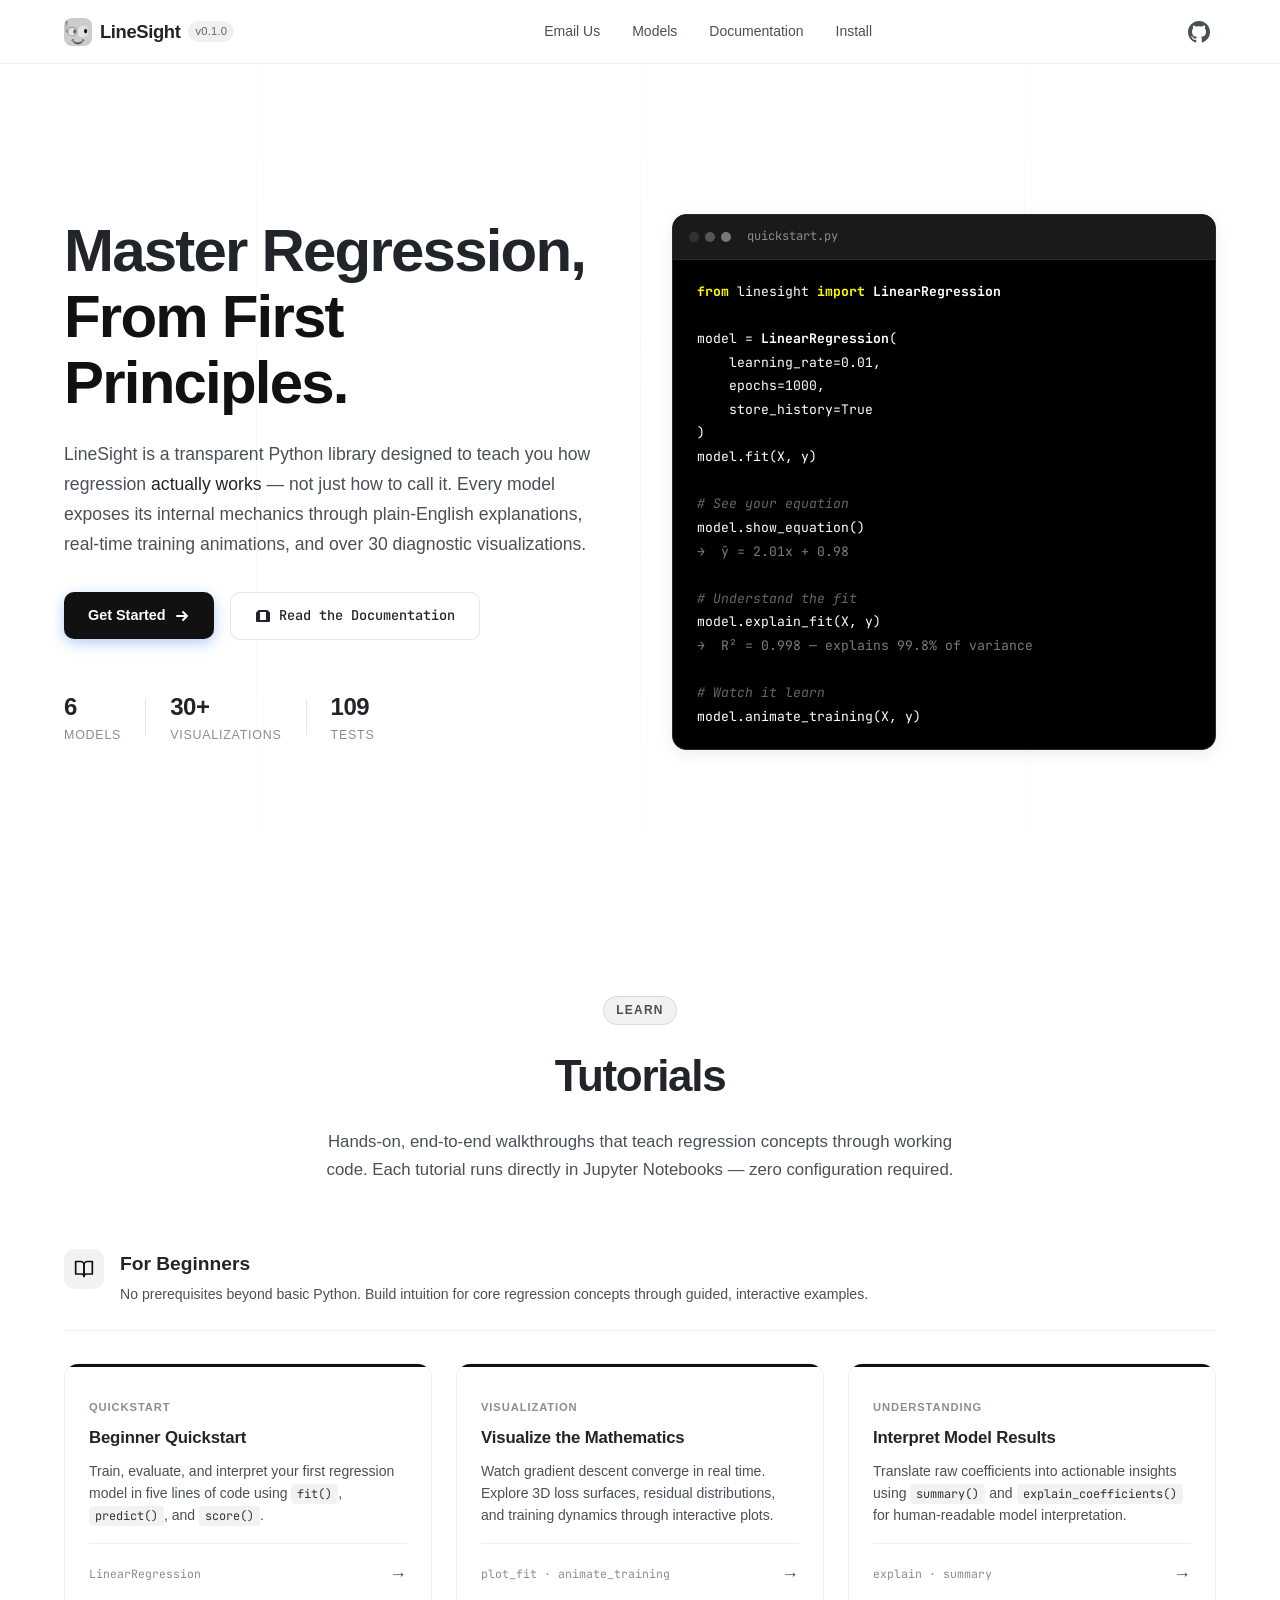
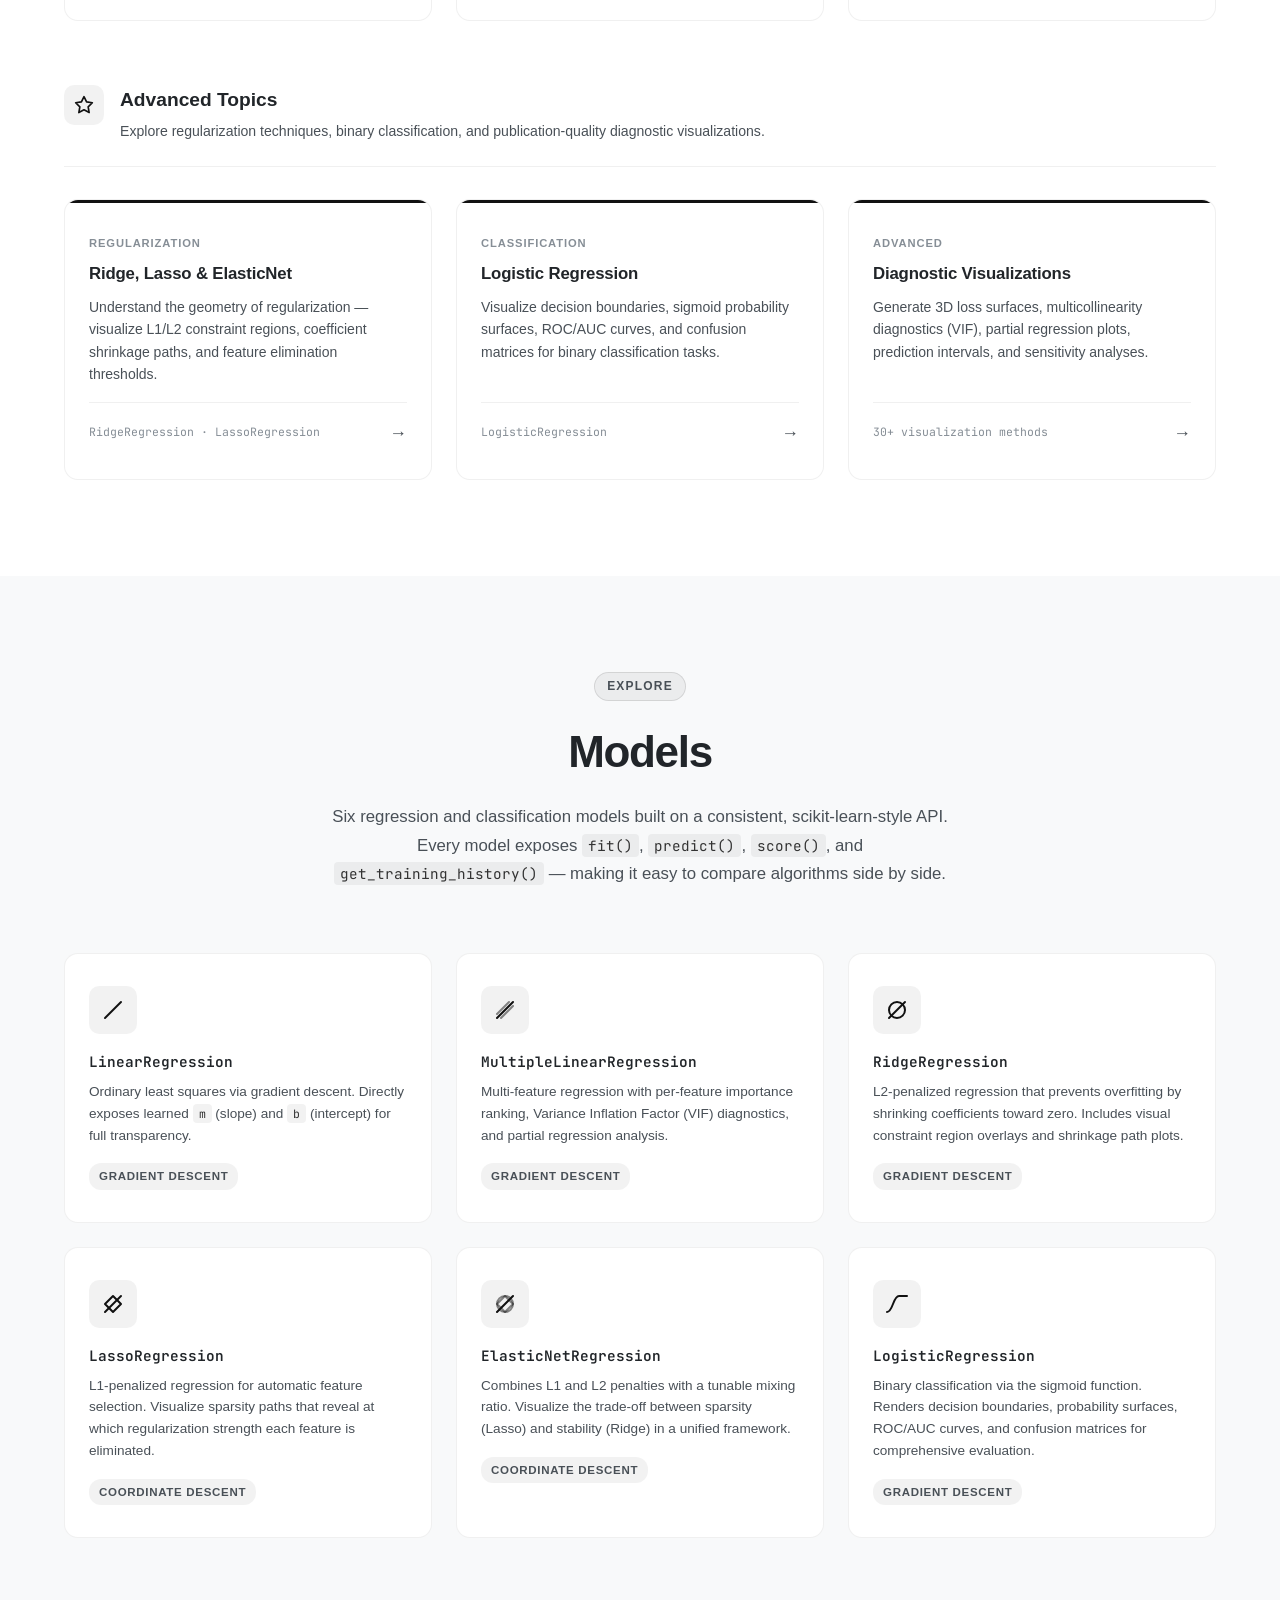
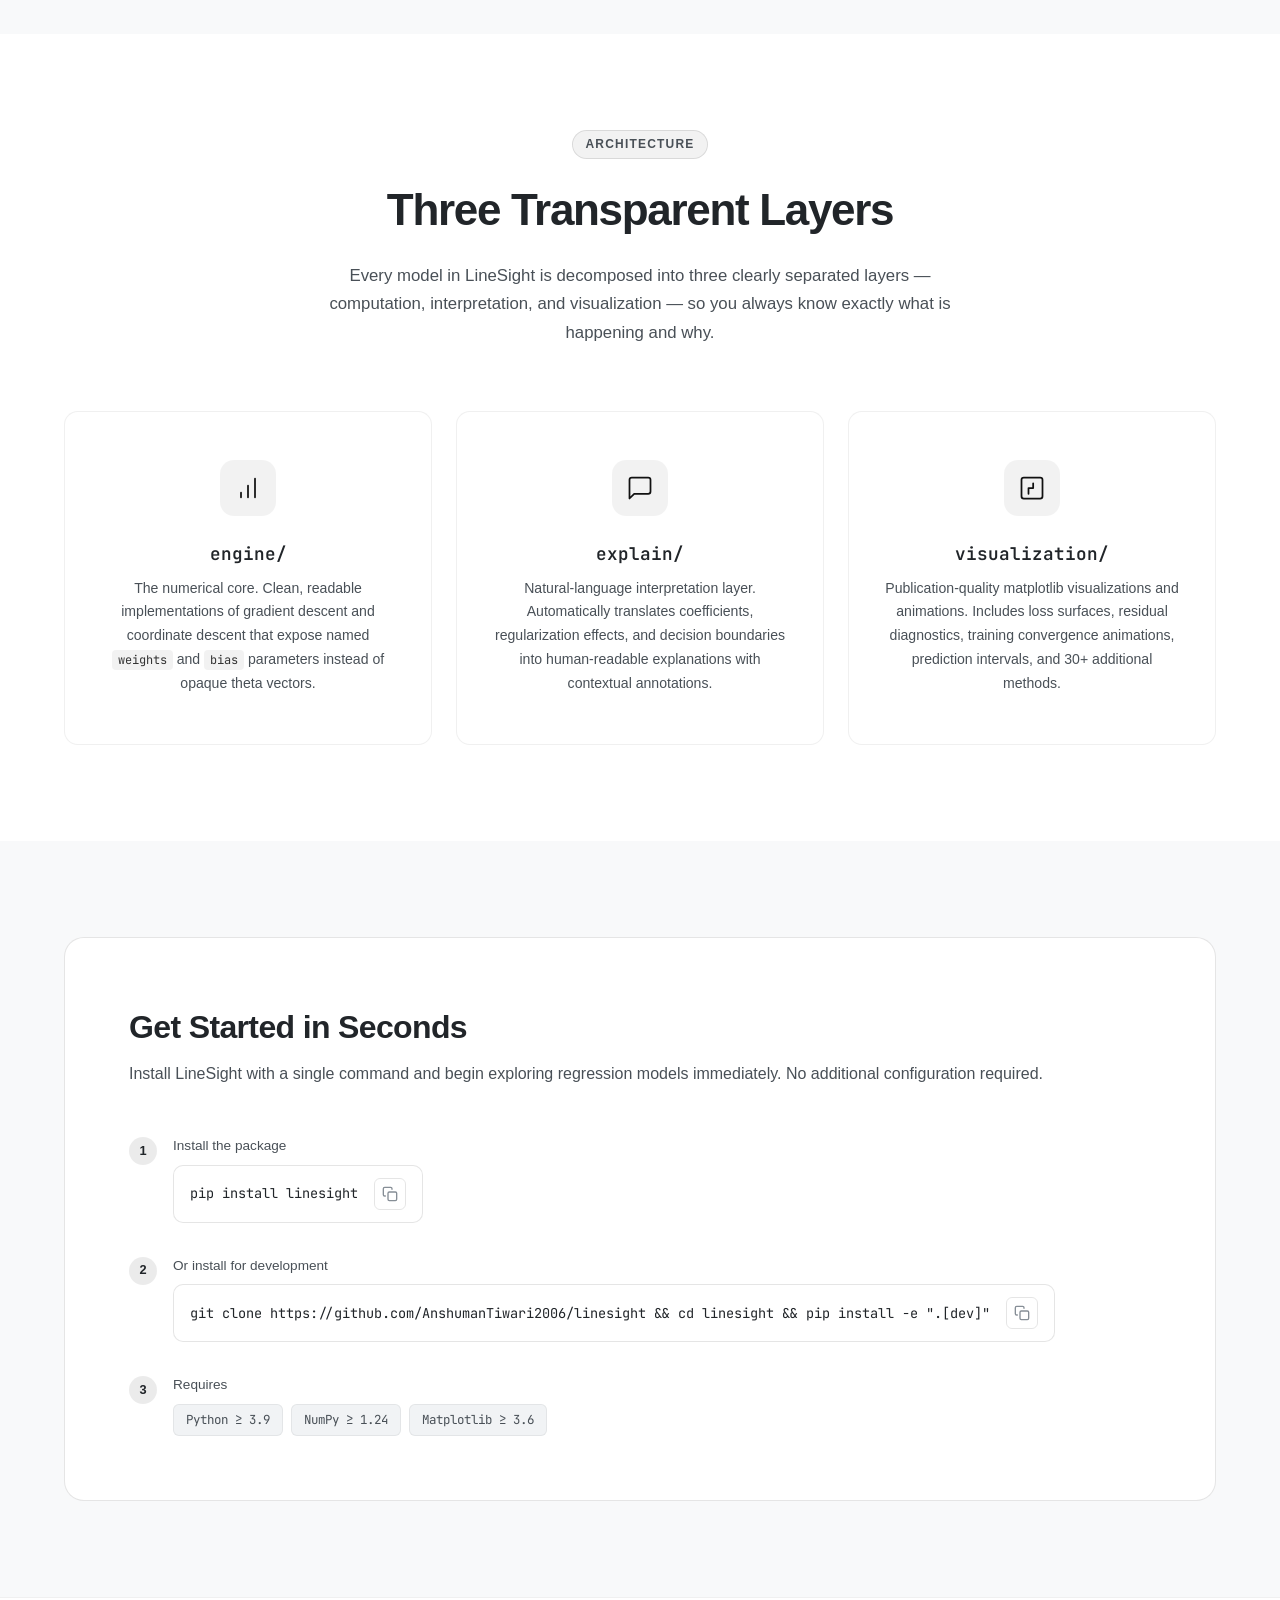
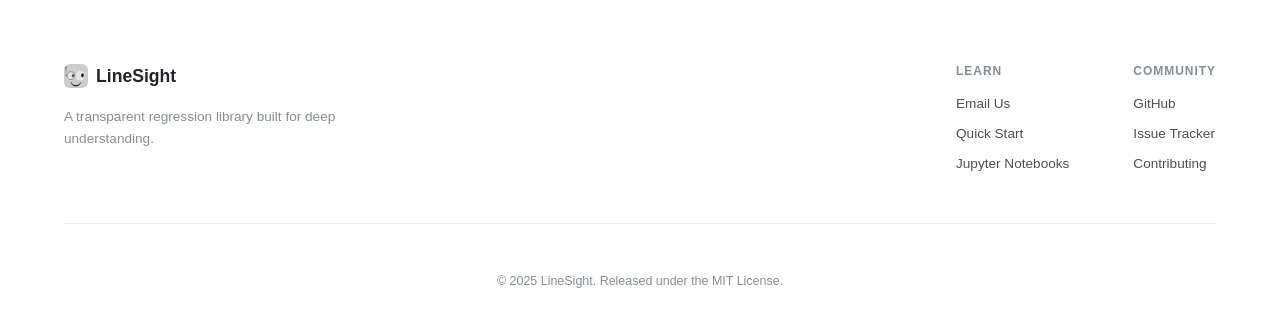
<file: index.html>
<!DOCTYPE html>
<html lang="en">

<head>
    <meta charset="UTF-8">
    <meta name="viewport" content="width=device-width, initial-scale=1.0">
    <meta name="description"
        content="LineSight — a transparent, open-source Python library for learning regression from the ground up. Gain deep intuition through interactive visualizations, plain-English model explanations, and step-by-step gradient descent walkthroughs.">
    <meta name="theme-color" content="#000000">
    <title>LineSight — Learn Regression, Step by Step</title>
    <link rel="preconnect" href="https://fonts.googleapis.com">
    <link rel="preconnect" href="https://fonts.gstatic.com" crossorigin>
    <link
        href="https://fonts.googleapis.com/css2?family=Inter:wght@300;400;500;600;700;800&family=JetBrains+Mono:wght@400;500;600&display=swap"
        rel="stylesheet">
    <link rel="stylesheet" href="styles.css?v=5">
</head>

<body>

    <!-- ======== NAVIGATION ======== -->
    <nav class="navbar" id="navbar">
        <div class="nav-container">
            <a href="/" class="nav-logo" id="nav-logo">
                <div class="logo-icon">
                    <img src="docs/v0.1.0/assets/image/LineSight_Logo.png" width="28" height="28" alt="LineSight Logo"
                        style="border-radius: 8px; object-fit: contain;">
                </div>
                <span class="logo-text">LineSight</span>
                <span class="logo-version">v0.1.0</span>
            </a>
            <div class="nav-links" id="nav-links">
                <a href="https://forms.gle/pdXSWyJYN8JyxVD36" class="nav-link">Email Us</a>
                <a href="#models" class="nav-link">Models</a>
                <a href="docs/latest/index.html" class="nav-link">Documentation</a>
                <a href="#install" class="nav-link">Install</a>
            </div>
            <div class="nav-actions">
                <a href="https://github.com/AnshumanTiwari2006/linesight" class="nav-github" target="_blank"
                    rel="noopener" aria-label="GitHub Repository">
                    <svg width="22" height="22" viewBox="0 0 24 24" fill="currentColor">
                        <path
                            d="M12 0c-6.626 0-12 5.373-12 12 0 5.302 3.438 9.8 8.207 11.387.599.111.793-.261.793-.577v-2.234c-3.338.726-4.033-1.416-4.033-1.416-.546-1.387-1.333-1.756-1.333-1.756-1.089-.745.083-.729.083-.729 1.205.084 1.839 1.237 1.839 1.237 1.07 1.834 2.807 1.304 3.492.997.107-.775.418-1.305.762-1.604-2.665-.305-5.467-1.334-5.467-5.931 0-1.311.469-2.381 1.236-3.221-.124-.303-.535-1.524.117-3.176 0 0 1.008-.322 3.301 1.23.957-.266 1.983-.399 3.003-.404 1.02.005 2.047.138 3.006.404 2.291-1.552 3.297-1.23 3.297-1.23.653 1.653.242 2.874.118 3.176.77.84 1.235 1.911 1.235 3.221 0 4.609-2.807 5.624-5.479 5.921.43.372.823 1.102.823 2.222v3.293c0 .319.192.694.801.576 4.765-1.589 8.199-6.086 8.199-11.386 0-6.627-5.373-12-12-12z" />
                    </svg>
                </a>
                <button class="nav-menu-toggle" id="nav-menu-toggle" aria-label="Toggle navigation menu">
                    <span></span>
                    <span></span>
                    <span></span>
                </button>
            </div>
        </div>
    </nav>

    <!-- ======== HERO SECTION ======== -->
    <section class="hero" id="hero">
        <div class="hero-bg-elements">
            <div class="hero-grid-line hero-grid-line-1"></div>
            <div class="hero-grid-line hero-grid-line-2"></div>
            <div class="hero-grid-line hero-grid-line-3"></div>

        </div>
        <div class="hero-container">
            <div class="hero-content">

                <h1 class="hero-title">
                    Master Regression,<br>
                    <span class="hero-title-accent">From First Principles.</span>
                </h1>
                <p class="hero-subtitle">
                    LineSight is a transparent Python library designed to teach you how regression
                    <em>actually works</em> — not just how to call it. Every model exposes its internal
                    mechanics through plain-English explanations, real-time training animations, and
                    over 30 diagnostic visualizations.
                </p>
                <div class="hero-actions">
                    <a href="#tutorials" class="btn btn-primary" id="hero-get-started">
                        Get Started
                        <svg width="16" height="16" viewBox="0 0 16 16" fill="none">
                            <path d="M3 8H13M13 8L9 4M13 8L9 12" stroke="currentColor" stroke-width="2"
                                stroke-linecap="round" stroke-linejoin="round" />
                        </svg>
                    </a>
                    <a href="docs/latest/index.html" class="btn btn-secondary" id="hero-docs">
                        <svg width="16" height="16" viewBox="0 0 16 16" fill="none">
                            <path d="M4 3H12V13H4V3ZM4 3L2 5V13H4M12 3L14 5V13H12" stroke="currentColor"
                                stroke-width="2" stroke-linecap="round" stroke-linejoin="round" />
                        </svg>
                        Read the Documentation
                    </a>
                </div>
                <div class="hero-stats">
                    <div class="stat">
                        <span class="stat-value">6</span>
                        <span class="stat-label">Models</span>
                    </div>
                    <div class="stat-divider"></div>
                    <div class="stat">
                        <span class="stat-value">30+</span>
                        <span class="stat-label">Visualizations</span>
                    </div>
                    <div class="stat-divider"></div>
                    <div class="stat">
                        <span class="stat-value">109</span>
                        <span class="stat-label">Tests</span>
                    </div>
                </div>
            </div>
            <div class="hero-visual">
                <div class="code-window">
                    <div class="code-window-header">
                        <div class="code-window-dots">
                            <span class="dot dot-red"></span>
                            <span class="dot dot-yellow"></span>
                            <span class="dot dot-green"></span>
                        </div>
                        <span class="code-window-title">quickstart.py</span>
                    </div>
                    <pre class="code-window-body"><code><span class="code-keyword">from</span> <span class="code-module">linesight</span> <span class="code-keyword">import</span> <span class="code-class">LinearRegression</span>

<span class="code-var">model</span> = <span class="code-class">LinearRegression</span>(
    <span class="code-param">learning_rate</span>=<span class="code-number">0.01</span>,
    <span class="code-param">epochs</span>=<span class="code-number">1000</span>,
    <span class="code-param">store_history</span>=<span class="code-bool">True</span>
)
<span class="code-var">model</span>.<span class="code-method">fit</span>(X, y)

<span class="code-comment"># See your equation</span>
<span class="code-var">model</span>.<span class="code-method">show_equation</span>()
<span class="code-output">→  ŷ = 2.01x + 0.98</span>

<span class="code-comment"># Understand the fit</span>
<span class="code-var">model</span>.<span class="code-method">explain_fit</span>(X, y)
<span class="code-output">→  R² = 0.998 — explains 99.8% of variance</span>

<span class="code-comment"># Watch it learn</span>
<span class="code-var">model</span>.<span class="code-method">animate_training</span>(X, y)</code></pre>
                </div>
            </div>
        </div>
    </section>

    <!-- ======== TUTORIALS SECTION ======== -->
    <section class="section tutorials-section" id="tutorials">
        <div class="section-container">
            <div class="section-header">
                <span class="section-tag">Learn</span>
                <h2 class="section-title">Tutorials</h2>
                <p class="section-subtitle">Hands-on, end-to-end walkthroughs that teach regression concepts through
                    working code. Each tutorial runs directly in Jupyter Notebooks — zero configuration required.</p>
            </div>

            <!-- For Beginners -->
            <div class="tutorial-group">
                <div class="group-header">
                    <div class="group-icon group-icon-beginner">
                        <svg width="20" height="20" viewBox="0 0 24 24" fill="none" stroke="currentColor"
                            stroke-width="2" stroke-linecap="round" stroke-linejoin="round">
                            <path d="M2 3h6a4 4 0 0 1 4 4v14a3 3 0 0 0-3-3H2z" />
                            <path d="M22 3h-6a4 4 0 0 0-4 4v14a3 3 0 0 1 3-3h7z" />
                        </svg>
                    </div>
                    <div>
                        <h3 class="group-title">For Beginners</h3>
                        <p class="group-desc">No prerequisites beyond basic Python. Build intuition for core
                            regression concepts through guided, interactive examples.</p>
                    </div>
                </div>
                <div class="card-grid">
                    <a href="#" class="tutorial-card" id="card-quickstart">
                        <div class="card-accent card-accent-purple"></div>
                        <div class="card-body">
                            <div class="card-tag">Quickstart</div>
                            <h4 class="card-title">Beginner Quickstart</h4>
                            <p class="card-desc">Train, evaluate, and interpret your first regression model
                                in five lines of code using <code>fit()</code>,
                                <code>predict()</code>, and <code>score()</code>.
                            </p>
                            <div class="card-footer">
                                <span class="card-model">LinearRegression</span>
                                <span class="card-arrow">→</span>
                            </div>
                        </div>
                    </a>
                    <a href="#" class="tutorial-card" id="card-visualize">
                        <div class="card-accent card-accent-blue"></div>
                        <div class="card-body">
                            <div class="card-tag">Visualization</div>
                            <h4 class="card-title">Visualize the Mathematics</h4>
                            <p class="card-desc">Watch gradient descent converge in real time. Explore 3D loss
                                surfaces, residual distributions, and training dynamics through interactive plots.</p>
                            <div class="card-footer">
                                <span class="card-model">plot_fit · animate_training</span>
                                <span class="card-arrow">→</span>
                            </div>
                        </div>
                    </a>
                    <a href="#" class="tutorial-card" id="card-explain">
                        <div class="card-accent card-accent-teal"></div>
                        <div class="card-body">
                            <div class="card-tag">Understanding</div>
                            <h4 class="card-title">Interpret Model Results</h4>
                            <p class="card-desc">Translate raw coefficients into actionable insights using
                                <code>summary()</code> and <code>explain_coefficients()</code> for
                                human-readable model interpretation.
                            </p>
                            <div class="card-footer">
                                <span class="card-model">explain · summary</span>
                                <span class="card-arrow">→</span>
                            </div>
                        </div>
                    </a>
                </div>
            </div>

            <!-- For Experts -->
            <div class="tutorial-group">
                <div class="group-header">
                    <div class="group-icon group-icon-expert">
                        <svg width="20" height="20" viewBox="0 0 24 24" fill="none" stroke="currentColor"
                            stroke-width="2" stroke-linecap="round" stroke-linejoin="round">
                            <polygon
                                points="12 2 15.09 8.26 22 9.27 17 14.14 18.18 21.02 12 17.77 5.82 21.02 7 14.14 2 9.27 8.91 8.26 12 2" />
                        </svg>
                    </div>
                    <div>
                        <h3 class="group-title">Advanced Topics</h3>
                        <p class="group-desc">Explore regularization techniques, binary classification, and
                            publication-quality diagnostic visualizations.
                        </p>
                    </div>
                </div>
                <div class="card-grid">
                    <a href="#" class="tutorial-card" id="card-regularization">
                        <div class="card-accent card-accent-amber"></div>
                        <div class="card-body">
                            <div class="card-tag">Regularization</div>
                            <h4 class="card-title">Ridge, Lasso & ElasticNet</h4>
                            <p class="card-desc">Understand the geometry of regularization — visualize L1/L2 constraint
                                regions, coefficient shrinkage paths, and feature elimination thresholds.</p>
                            <div class="card-footer">
                                <span class="card-model">RidgeRegression · LassoRegression</span>
                                <span class="card-arrow">→</span>
                            </div>
                        </div>
                    </a>
                    <a href="#" class="tutorial-card" id="card-classification">
                        <div class="card-accent card-accent-rose"></div>
                        <div class="card-body">
                            <div class="card-tag">Classification</div>
                            <h4 class="card-title">Logistic Regression</h4>
                            <p class="card-desc">Visualize decision boundaries, sigmoid probability surfaces,
                                ROC/AUC curves, and confusion matrices for binary classification tasks.</p>
                            <div class="card-footer">
                                <span class="card-model">LogisticRegression</span>
                                <span class="card-arrow">→</span>
                            </div>
                        </div>
                    </a>
                    <a href="#" class="tutorial-card" id="card-advanced-viz">
                        <div class="card-accent card-accent-green"></div>
                        <div class="card-body">
                            <div class="card-tag">Advanced</div>
                            <h4 class="card-title">Diagnostic Visualizations</h4>
                            <p class="card-desc">Generate 3D loss surfaces, multicollinearity diagnostics (VIF),
                                partial regression plots, prediction intervals, and sensitivity analyses.</p>
                            <div class="card-footer">
                                <span class="card-model">30+ visualization methods</span>
                                <span class="card-arrow">→</span>
                            </div>
                        </div>
                    </a>
                </div>
            </div>
        </div>
    </section>

    <!-- ======== MODELS SECTION ======== -->
    <section class="section models-section" id="models">
        <div class="section-container">
            <div class="section-header">
                <span class="section-tag">Explore</span>
                <h2 class="section-title">Models</h2>
                <p class="section-subtitle">Six regression and classification models built on a consistent,
                    scikit-learn-style API. Every model exposes <code>fit()</code>, <code>predict()</code>,
                    <code>score()</code>, and <code>get_training_history()</code> — making it easy to
                    compare algorithms side by side.
                </p>
            </div>
            <div class="models-grid">
                <div class="model-card" id="model-linear">
                    <div class="model-icon model-icon-linear">
                        <svg width="24" height="24" viewBox="0 0 24 24" fill="none" stroke="currentColor"
                            stroke-width="2" stroke-linecap="round">
                            <line x1="4" y1="20" x2="20" y2="4" />
                        </svg>
                    </div>
                    <h4 class="model-name">LinearRegression</h4>
                    <p class="model-desc">Ordinary least squares via gradient descent. Directly exposes learned
                        <code>m</code> (slope) and <code>b</code> (intercept) for full transparency.
                    </p>
                    <span class="model-algo">Gradient Descent</span>
                </div>
                <div class="model-card" id="model-multiple">
                    <div class="model-icon model-icon-multiple">
                        <svg width="24" height="24" viewBox="0 0 24 24" fill="none" stroke="currentColor"
                            stroke-width="2" stroke-linecap="round">
                            <line x1="4" y1="20" x2="20" y2="4" />
                            <line x1="4" y1="16" x2="16" y2="4" opacity="0.5" />
                            <line x1="8" y1="20" x2="20" y2="8" opacity="0.5" />
                        </svg>
                    </div>
                    <h4 class="model-name">MultipleLinearRegression</h4>
                    <p class="model-desc">Multi-feature regression with per-feature importance ranking, Variance
                        Inflation Factor (VIF) diagnostics, and partial regression analysis.</p>
                    <span class="model-algo">Gradient Descent</span>
                </div>
                <div class="model-card" id="model-ridge">
                    <div class="model-icon model-icon-ridge">
                        <svg width="24" height="24" viewBox="0 0 24 24" fill="none" stroke="currentColor"
                            stroke-width="2" stroke-linecap="round">
                            <circle cx="12" cy="12" r="8" />
                            <line x1="4" y1="20" x2="20" y2="4" />
                        </svg>
                    </div>
                    <h4 class="model-name">RidgeRegression</h4>
                    <p class="model-desc">L2-penalized regression that prevents overfitting by shrinking
                        coefficients toward zero. Includes visual constraint region overlays and
                        shrinkage path plots.</p>
                    <span class="model-algo">Gradient Descent</span>
                </div>
                <div class="model-card" id="model-lasso">
                    <div class="model-icon model-icon-lasso">
                        <svg width="24" height="24" viewBox="0 0 24 24" fill="none" stroke="currentColor"
                            stroke-width="2" stroke-linecap="round" stroke-linejoin="round">
                            <polygon points="12,4 20,12 12,20 4,12" />
                            <line x1="4" y1="20" x2="20" y2="4" />
                        </svg>
                    </div>
                    <h4 class="model-name">LassoRegression</h4>
                    <p class="model-desc">L1-penalized regression for automatic feature selection. Visualize
                        sparsity paths that reveal at which regularization strength each feature is
                        eliminated.
                    </p>
                    <span class="model-algo">Coordinate Descent</span>
                </div>
                <div class="model-card" id="model-elasticnet">
                    <div class="model-icon model-icon-elasticnet">
                        <svg width="24" height="24" viewBox="0 0 24 24" fill="none" stroke="currentColor"
                            stroke-width="2" stroke-linecap="round">
                            <circle cx="12" cy="12" r="8" opacity="0.5" />
                            <polygon points="12,4 20,12 12,20 4,12" opacity="0.5" stroke-linejoin="round" />
                            <line x1="4" y1="20" x2="20" y2="4" />
                        </svg>
                    </div>
                    <h4 class="model-name">ElasticNetRegression</h4>
                    <p class="model-desc">Combines L1 and L2 penalties with a tunable mixing ratio. Visualize
                        the trade-off between sparsity (Lasso) and stability (Ridge) in a unified
                        framework.</p>
                    <span class="model-algo">Coordinate Descent</span>
                </div>
                <div class="model-card" id="model-logistic">
                    <div class="model-icon model-icon-logistic">
                        <svg width="24" height="24" viewBox="0 0 24 24" fill="none" stroke="currentColor"
                            stroke-width="2" stroke-linecap="round">
                            <path d="M2 20 C8 20 8 4 14 4 C20 4 20 4 22 4" />
                        </svg>
                    </div>
                    <h4 class="model-name">LogisticRegression</h4>
                    <p class="model-desc">Binary classification via the sigmoid function. Renders decision
                        boundaries, probability surfaces, ROC/AUC curves, and confusion matrices
                        for comprehensive evaluation.</p>
                    <span class="model-algo">Gradient Descent</span>
                </div>
            </div>
        </div>
    </section>

    <!-- ======== FEATURES / ARCHITECTURE SECTION ======== -->
    <section class="section features-section" id="features">
        <div class="section-container">
            <div class="section-header">
                <span class="section-tag">Architecture</span>
                <h2 class="section-title">Three Transparent Layers</h2>
                <p class="section-subtitle">Every model in LineSight is decomposed into three clearly separated layers —
                    computation, interpretation, and visualization — so you always know exactly what is
                    happening and why.</p>
            </div>
            <div class="features-grid">
                <div class="feature-card" id="feature-engine">
                    <div class="feature-icon feature-icon-engine">
                        <svg width="28" height="28" viewBox="0 0 24 24" fill="none" stroke="currentColor"
                            stroke-width="1.5" stroke-linecap="round" stroke-linejoin="round">
                            <path d="M12 20V10" />
                            <path d="M18 20V4" />
                            <path d="M6 20v-4" />
                        </svg>
                    </div>
                    <h4 class="feature-name">engine/</h4>
                    <p class="feature-desc">The numerical core. Clean, readable implementations of gradient descent
                        and coordinate descent that expose named <code>weights</code> and <code>bias</code>
                        parameters instead of opaque theta vectors.</p>
                </div>
                <div class="feature-card" id="feature-explain">
                    <div class="feature-icon feature-icon-explain">
                        <svg width="28" height="28" viewBox="0 0 24 24" fill="none" stroke="currentColor"
                            stroke-width="1.5" stroke-linecap="round" stroke-linejoin="round">
                            <path d="M21 15a2 2 0 0 1-2 2H7l-4 4V5a2 2 0 0 1 2-2h14a2 2 0 0 1 2 2z" />
                        </svg>
                    </div>
                    <h4 class="feature-name">explain/</h4>
                    <p class="feature-desc">Natural-language interpretation layer. Automatically translates
                        coefficients, regularization effects, and decision boundaries into
                        human-readable explanations with contextual annotations.</p>
                </div>
                <div class="feature-card" id="feature-visualization">
                    <div class="feature-icon feature-icon-viz">
                        <svg width="28" height="28" viewBox="0 0 24 24" fill="none" stroke="currentColor"
                            stroke-width="1.5" stroke-linecap="round" stroke-linejoin="round">
                            <rect x="3" y="3" width="18" height="18" rx="2" ry="2" />
                            <polyline points="9 17 9 12 13 12 13 8" />
                        </svg>
                    </div>
                    <h4 class="feature-name">visualization/</h4>
                    <p class="feature-desc">Publication-quality matplotlib visualizations and animations. Includes
                        loss surfaces, residual diagnostics, training convergence animations,
                        prediction intervals, and 30+ additional methods.</p>
                </div>
            </div>
        </div>
    </section>

    <!-- ======== INSTALL SECTION ======== -->
    <section class="section install-section" id="install">
        <div class="section-container">
            <div class="install-card">
                <div class="install-content">
                    <h2 class="install-title">Get Started in Seconds</h2>
                    <p class="install-desc">Install LineSight with a single command and begin exploring regression
                        models immediately. No additional configuration required.</p>
                    <div class="install-steps">
                        <div class="install-step">
                            <span class="step-number">1</span>
                            <div class="step-content">
                                <span class="step-label">Install the package</span>
                                <div class="install-code" id="install-code-pip">
                                    <code>pip install linesight</code>
                                    <button class="copy-btn" onclick="copyCode('pip install linesight', this)"
                                        aria-label="Copy to clipboard">
                                        <svg width="16" height="16" viewBox="0 0 24 24" fill="none"
                                            stroke="currentColor" stroke-width="2" stroke-linecap="round"
                                            stroke-linejoin="round">
                                            <rect x="9" y="9" width="13" height="13" rx="2" ry="2" />
                                            <path d="M5 15H4a2 2 0 0 1-2-2V4a2 2 0 0 1 2-2h9a2 2 0 0 1 2 2v1" />
                                        </svg>
                                    </button>
                                </div>
                            </div>
                        </div>
                        <div class="install-step">
                            <span class="step-number">2</span>
                            <div class="step-content">
                                <span class="step-label">Or install for development</span>
                                <div class="install-code" id="install-code-dev">
                                    <code>git clone https://github.com/AnshumanTiwari2006/linesight && cd linesight && pip install -e ".[dev]"</code>
                                    <button class="copy-btn"
                                        onclick="copyCode('git clone https://github.com/AnshumanTiwari2006/linesight && cd linesight && pip install -e \"
                                        .[dev]\"', this)" aria-label="Copy to clipboard">
                                        <svg width="16" height="16" viewBox="0 0 24 24" fill="none"
                                            stroke="currentColor" stroke-width="2" stroke-linecap="round"
                                            stroke-linejoin="round">
                                            <rect x="9" y="9" width="13" height="13" rx="2" ry="2" />
                                            <path d="M5 15H4a2 2 0 0 1-2-2V4a2 2 0 0 1 2-2h9a2 2 0 0 1 2 2v1" />
                                        </svg>
                                    </button>
                                </div>
                            </div>
                        </div>
                        <div class="install-step">
                            <span class="step-number">3</span>
                            <div class="step-content">
                                <span class="step-label">Requires</span>
                                <div class="install-reqs">
                                    <span class="req-badge">Python ≥ 3.9</span>
                                    <span class="req-badge">NumPy ≥ 1.24</span>
                                    <span class="req-badge">Matplotlib ≥ 3.6</span>
                                </div>
                            </div>
                        </div>
                    </div>
                </div>
            </div>
        </div>
    </section>

    <!-- ======== FOOTER ======== -->
    <footer class="footer" id="footer">
        <div class="footer-container">
            <div class="footer-top">
                <div class="footer-brand">
                    <div class="footer-logo">
                        <img src="docs/v0.1.0/assets/image/LineSight_Logo.png" width="24" height="24"
                            alt="LineSight Logo" style="border-radius: 6px; object-fit: contain;">
                        <span>LineSight</span>
                    </div>
                    <p class="footer-tagline">A transparent regression library built for deep understanding.</p>
                </div>
                <div class="footer-links-group">
                    <div class="footer-col">
                        <h5 class="footer-col-title">Learn</h5>
                        <a href="https://forms.gle/pdXSWyJYN8JyxVD36" class="footer-link">Email Us</a>
                        <a href="#" class="footer-link">Quick Start</a>
                        <a href="LineSight_Interactive_Tutorial.ipynb" class="footer-link">Jupyter Notebooks</a>
                    </div>
                    <div class="footer-col">
                        <h5 class="footer-col-title">Community</h5>
                        <a href="https://github.com/AnshumanTiwari2006/linesight" class="footer-link"
                            target="_blank">GitHub</a>
                        <a href="https://github.com/AnshumanTiwari2006/linesight/issues" class="footer-link"
                            target="_blank">Issue Tracker</a>
                        <a href="#" class="footer-link">Contributing</a>
                    </div>
                </div>
            </div>
            <div class="footer-bottom">
                <p class="footer-copy">&copy; 2025 LineSight. Released under the MIT License.</p>
            </div>
        </div>
    </footer>

    <script src="main.js"></script>
</body>

</html>
</file>
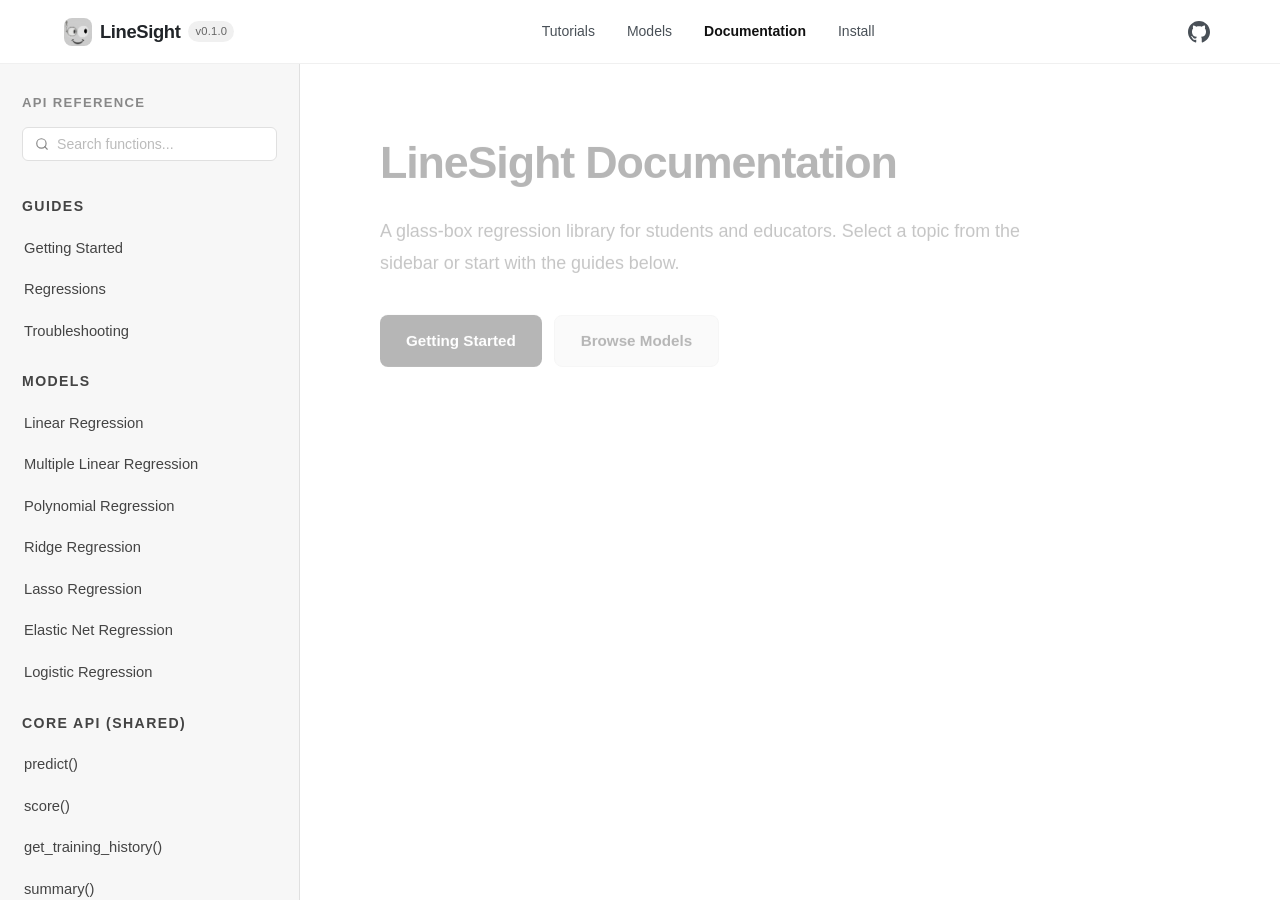
<file: docs/index.html>
<!DOCTYPE html>
<html>
<head>
    <meta http-equiv="refresh" content="0; url=v0.1.0/index.html" />
    <title>Redirecting to Documentation...</title>
</head>
<body>
    <p>If you are not redirected automatically, follow this <a href="v0.1.0/index.html">link to the documentation</a>.</p>
</body>
</html>
</file>
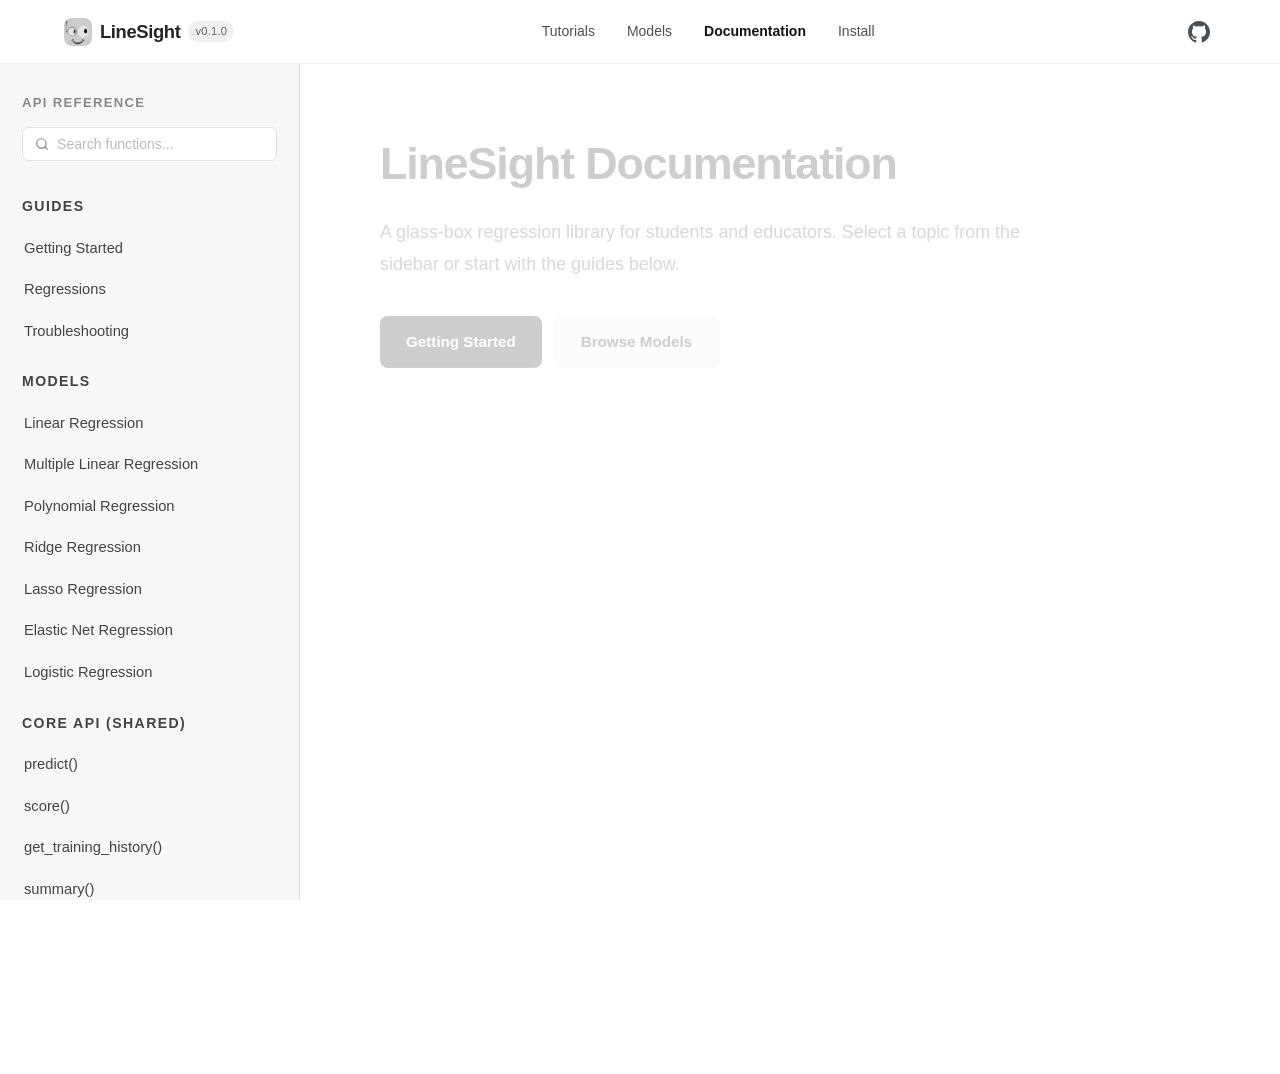
<file: docs/latest/index.html>
<!DOCTYPE html>
<html>
<head>
    <meta http-equiv="refresh" content="0; url=../v0.1.0/index.html" />
    <title>Redirecting to Documentation...</title>
</head>
<body>
    <p>If you are not redirected automatically, follow this <a href="../v0.1.0/index.html">link to the documentation</a>.</p>
</body>
</html>
</file>
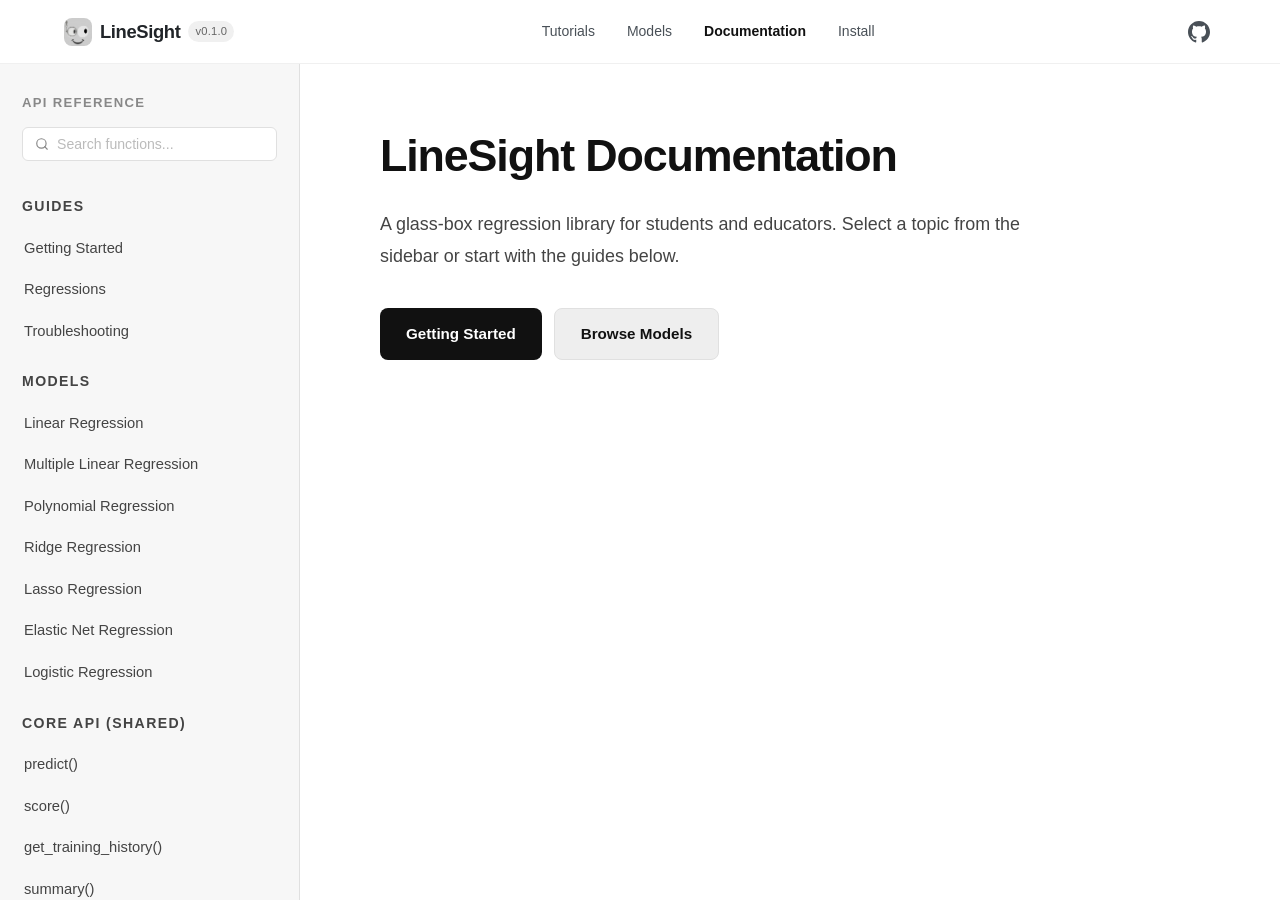
<file: docs/v0.1.0/index.html>
<!DOCTYPE html>
<html lang="en">
<head>
    <meta charset="UTF-8">
    <meta name="viewport" content="width=device-width, initial-scale=1.0">
    <meta name="description" content="LineSight API Reference — comprehensive documentation for every public method, including parameters, return types, error handling, and executable examples.">
    <title>API Reference — LineSight</title>
    <link rel="preconnect" href="https://fonts.googleapis.com">
    <link rel="preconnect" href="https://fonts.gstatic.com" crossorigin>
    <link href="https://fonts.googleapis.com/css2?family=Roboto:ital,wght@0,300;0,400;0,500;0,700;0,900;1,400&family=Inter:wght@300;400;500;600;700;800&family=JetBrains+Mono:wght@400;500;600&display=swap" rel="stylesheet">
    <link rel="stylesheet" href="styles.css?v=5">
    <link rel="stylesheet" href="docs.css?v=5">
</head>
<body>

    <!-- ======== NAVIGATION ======== -->
    <nav class="navbar" id="navbar">
        <div class="nav-container">
            <a href="../../index.html" class="nav-logo" id="nav-logo">
                <div class="logo-icon">
                    <img src="assets/image/LineSight_Logo.png" width="28" height="28" alt="LineSight Logo" style="border-radius: 8px; object-fit: contain;">
                </div>
                <span class="logo-text">LineSight</span>
                <span class="logo-version">v0.1.0</span>
            </a>
            <div class="nav-links" id="nav-links">
                <a href="../../index.html#tutorials" class="nav-link">Tutorials</a>
                <a href="../../index.html#models" class="nav-link">Models</a>
                <a href="index.html" class="nav-link nav-link-active">Documentation</a>
                <a href="../../index.html#install" class="nav-link">Install</a>
            </div>
            <div class="nav-actions">
                <a href="https://github.com/AnshumanTiwari2006/linesight" class="nav-github" target="_blank" rel="noopener" aria-label="GitHub Repository">
                    <svg width="22" height="22" viewBox="0 0 24 24" fill="currentColor">
                        <path d="M12 0c-6.626 0-12 5.373-12 12 0 5.302 3.438 9.8 8.207 11.387.599.111.793-.261.793-.577v-2.234c-3.338.726-4.033-1.416-4.033-1.416-.546-1.387-1.333-1.756-1.333-1.756-1.089-.745.083-.729.083-.729 1.205.084 1.839 1.237 1.839 1.237 1.07 1.834 2.807 1.304 3.492.997.107-.775.418-1.305.762-1.604-2.665-.305-5.467-1.334-5.467-5.931 0-1.311.469-2.381 1.236-3.221-.124-.303-.535-1.524.117-3.176 0 0 1.008-.322 3.301 1.23.957-.266 1.983-.399 3.003-.404 1.02.005 2.047.138 3.006.404 2.291-1.552 3.297-1.23 3.297-1.23.653 1.653.242 2.874.118 3.176.77.84 1.235 1.911 1.235 3.221 0 4.609-2.807 5.624-5.479 5.921.43.372.823 1.102.823 2.222v3.293c0 .319.192.694.801.576 4.765-1.589 8.199-6.086 8.199-11.386 0-6.627-5.373-12-12-12z"/>
                    </svg>
                </a>
                <button class="nav-menu-toggle" id="nav-menu-toggle" aria-label="Toggle navigation">
                    <span></span><span></span><span></span>
                </button>
            </div>
        </div>
    </nav>

    <!-- ======== DOCS LAYOUT ======== -->
    <div class="docs-layout">
        <!-- Sidebar -->
        <aside class="docs-sidebar" id="docs-sidebar">
            <div class="sidebar-header">
                <h3 class="sidebar-title">API Reference</h3>
                <div class="sidebar-search">
                    <svg width="14" height="14" viewBox="0 0 24 24" fill="none" stroke="currentColor" stroke-width="2" stroke-linecap="round" stroke-linejoin="round">
                        <circle cx="11" cy="11" r="8"/><path d="M21 21l-4.35-4.35"/>
                    </svg>
                    <input type="text" id="sidebar-search-input" placeholder="Search functions..." autocomplete="off">
                </div>
            </div>
            <nav class="sidebar-nav" id="sidebar-nav">
                <!-- Generated by JS -->
            </nav>
        </aside>

        <!-- Main Content -->
        <main class="docs-main" id="docs-main">
            <!-- Landing / Function content rendered by JS -->
        </main>
    </div>

    <script src="api-data.js?v=5"></script>
    <script src="docs.js?v=5"></script>
</body>
</html>
</file>
<file: styles.css>
/* ============================================
   LineSight — Design System & Landing Page CSS
   ============================================ */

/* ---- CSS Variables ---- */
:root {
    /* Brand Colors (Monochrome Overrides) */
    --purple-50: #f8f9fa;
    --purple-100: #e9ecef;
    --purple-200: #dee2e6;
    --purple-300: #ced4da;
    --purple-400: #adb5bd;
    --purple-500: #6c757d;
    --purple-600: #495057;
    --purple-700: #343a40;
    --purple-800: #212529;
    --purple-900: #111111;

    /* Accent Palette (Monochrome Overrides) */
    --accent-primary: #111111;
    --accent-blue: #333333;
    --accent-teal: #444444;
    --accent-amber: #555555;
    --accent-rose: #666666;
    --accent-green: #222222;

    /* Backgrounds */
    --bg-primary: #ffffff;
    --bg-secondary: #f8f9fa;
    --bg-tertiary: #f1f3f5;
    --bg-card: #ffffff;
    --bg-card-hover: #f8f9fa;
    --bg-elevated: #ffffff;
    --bg-surface: rgba(0, 0, 0, 0.03);

    /* Text */
    --text-primary: #212529;
    --text-secondary: #495057;
    --text-tertiary: #868e96;
    --text-inverse: #ffffff;

    /* Borders */
    --border-subtle: rgba(0, 0, 0, 0.06);
    --border-default: rgba(0, 0, 0, 0.10);
    --border-hover: rgba(0, 0, 0, 0.15);
    --border-accent: rgba(0, 0, 0, 0.15);

    /* Shadows */
    --shadow-sm: 0 1px 2px rgba(0, 0, 0, 0.05);
    --shadow-md: 0 4px 16px rgba(0, 0, 0, 0.08);
    --shadow-lg: 0 8px 32px rgba(0, 0, 0, 0.12);
    --shadow-glow: 0 0 40px rgba(0, 0, 0, 0.05);

    /* Spacing */
    --space-xs: 4px;
    --space-sm: 8px;
    --space-md: 16px;
    --space-lg: 24px;
    --space-xl: 32px;
    --space-2xl: 48px;
    --space-3xl: 64px;
    --space-4xl: 96px;

    /* Typography */
    --font-sans: 'Century Gothic', 'CenturyGothic', AppleGothic, sans-serif;
    --font-mono: 'JetBrains Mono', 'Fira Code', monospace;

    /* Radii */
    --radius-sm: 6px;
    --radius-md: 10px;
    --radius-lg: 14px;
    --radius-xl: 20px;

    /* Transitions */
    --transition-fast: 150ms cubic-bezier(0.4, 0, 0.2, 1);
    --transition-default: 250ms cubic-bezier(0.4, 0, 0.2, 1);
    --transition-slow: 400ms cubic-bezier(0.4, 0, 0.2, 1);

    /* Layout */
    --max-width: 1200px;
    --nav-height: 64px;
}

/* ---- Reset & Base ---- */
*, *::before, *::after {
    margin: 0;
    padding: 0;
    box-sizing: border-box;
}

html {
    font-size: 16px;
    scroll-behavior: smooth;
    -webkit-font-smoothing: antialiased;
    -moz-osx-font-smoothing: grayscale;
}

body {
    font-family: var(--font-sans);
    background: var(--bg-primary);
    color: var(--text-primary);
    line-height: 1.6;
    overflow-x: hidden;
}

a {
    text-decoration: none;
    color: inherit;
}

code {
    font-family: var(--font-mono);
    font-size: 0.85em;
    background: rgba(0, 0, 0, 0.05);
    color: #333333;
    padding: 2px 6px;
    border-radius: 4px;
}

img {
    max-width: 100%;
    display: block;
}

/* ---- Scrollbar ---- */
::-webkit-scrollbar {
    width: 8px;
}
::-webkit-scrollbar-track {
    background: var(--bg-primary);
}
::-webkit-scrollbar-thumb {
    background: var(--border-default);
    border-radius: 4px;
}
::-webkit-scrollbar-thumb:hover {
    background: var(--border-hover);
}

/* ============================================
   NAVIGATION
   ============================================ */
.navbar {
    position: fixed;
    top: 0;
    left: 0;
    right: 0;
    height: var(--nav-height);
    z-index: 1000;
    background: rgba(255, 255, 255, 0.75);
    backdrop-filter: blur(20px) saturate(180%);
    -webkit-backdrop-filter: blur(20px) saturate(180%);
    border-bottom: 1px solid var(--border-subtle);
    transition: background var(--transition-default), box-shadow var(--transition-default);
}

.navbar.scrolled {
    background: rgba(255, 255, 255, 0.92);
    box-shadow: var(--shadow-md);
}

.nav-container {
    max-width: var(--max-width);
    margin: 0 auto;
    padding: 0 var(--space-lg);
    height: 100%;
    display: flex;
    align-items: center;
    justify-content: space-between;
}

.nav-logo {
    display: flex;
    align-items: center;
    gap: var(--space-sm);
    flex-shrink: 0;
}

.logo-icon {
    display: flex;
    align-items: center;
}

.logo-text {
    font-weight: 700;
    font-size: 1.15rem;
    letter-spacing: -0.02em;
    color: var(--text-primary);
}

.logo-version {
    font-size: 0.7rem;
    font-weight: 500;
    color: #666666;
    background: rgba(0, 0, 0, 0.06);
    padding: 2px 7px;
    border-radius: 20px;
    letter-spacing: 0.02em;
}

.nav-links {
    display: flex;
    align-items: center;
    gap: var(--space-xs);
}

.nav-link {
    font-size: 0.875rem;
    font-weight: 500;
    color: var(--text-secondary);
    padding: 8px 14px;
    border-radius: var(--radius-sm);
    transition: color var(--transition-fast), background var(--transition-fast);
}

.nav-link:hover {
    color: var(--text-primary);
    background: rgba(255, 255, 255, 0.05);
}

.nav-actions {
    display: flex;
    align-items: center;
    gap: var(--space-md);
}

.nav-github {
    display: flex;
    align-items: center;
    color: var(--text-secondary);
    padding: 6px;
    border-radius: var(--radius-sm);
    transition: color var(--transition-fast), background var(--transition-fast);
}

.nav-github:hover {
    color: var(--text-primary);
    background: rgba(255, 255, 255, 0.05);
}

.nav-menu-toggle {
    display: none;
    flex-direction: column;
    gap: 5px;
    background: none;
    border: none;
    cursor: pointer;
    padding: 4px;
}

.nav-menu-toggle span {
    display: block;
    width: 20px;
    height: 2px;
    background: var(--text-secondary);
    border-radius: 2px;
    transition: transform var(--transition-fast), opacity var(--transition-fast);
}

/* ============================================
   HERO SECTION
   ============================================ */
.hero {
    position: relative;
    min-height: 100vh;
    display: flex;
    align-items: center;
    padding-top: var(--nav-height);
    overflow: hidden;
}

.hero-bg-elements {
    position: absolute;
    inset: 0;
    pointer-events: none;
}

.hero-grid-line {
    position: absolute;
    background: linear-gradient(180deg, transparent, rgba(0, 0, 0, 0.04), transparent);
    width: 1px;
}

.hero-grid-line-1 { left: 20%; top: 0; height: 100%; }
.hero-grid-line-2 { left: 50%; top: 0; height: 100%; }
.hero-grid-line-3 { left: 80%; top: 0; height: 100%; }

.hero-orb {
    display: none;
}

.hero-orb-1, .hero-orb-2, .hero-orb-3 {
    display: none;
}

.hero-container {
    max-width: var(--max-width);
    margin: 0 auto;
    padding: var(--space-3xl) var(--space-lg);
    display: grid;
    grid-template-columns: 1fr 1fr;
    gap: var(--space-3xl);
    align-items: center;
    position: relative;
    z-index: 1;
}

.hero-badge {
    display: inline-flex;
    align-items: center;
    gap: var(--space-sm);
    font-size: 0.8rem;
    font-weight: 500;
    color: var(--text-secondary);
    background: rgba(0, 0, 0, 0.05);
    border: 1px solid rgba(0, 0, 0, 0.15);
    padding: 6px 14px;
    border-radius: 20px;
    margin-bottom: var(--space-lg);
    letter-spacing: 0.02em;
}

.badge-dot {
    width: 6px;
    height: 6px;
    background: var(--accent-green);
    border-radius: 50%;
    animation: pulse 2s ease-in-out infinite;
}

@keyframes pulse {
    0%, 100% { opacity: 1; }
    50% { opacity: 0.4; }
}

.hero-title {
    font-size: clamp(2.5rem, 5vw, 3.75rem);
    font-weight: 800;
    line-height: 1.1;
    letter-spacing: -0.03em;
    color: var(--text-primary);
    margin-bottom: var(--space-lg);
}

.hero-title-accent {
    color: var(--accent-primary);
}

.hero-subtitle {
    font-size: 1.1rem;
    line-height: 1.7;
    color: var(--text-secondary);
    max-width: 540px;
    margin-bottom: var(--space-xl);
}

.hero-subtitle em {
    font-style: normal;
    color: var(--text-primary);
    font-weight: 500;
}

.hero-actions {
    display: flex;
    align-items: center;
    gap: var(--space-md);
    margin-bottom: var(--space-2xl);
    flex-wrap: wrap;
}

/* Buttons */
.btn {
    display: inline-flex;
    align-items: center;
    gap: var(--space-sm);
    font-family: var(--font-sans);
    font-size: 0.9rem;
    font-weight: 600;
    padding: 12px 24px;
    border-radius: var(--radius-md);
    border: none;
    cursor: pointer;
    transition: all var(--transition-default);
    white-space: nowrap;
}

.btn-primary {
    background: var(--accent-primary);
    color: white;
    box-shadow: 0 4px 14px rgba(26, 115, 232, 0.35);
}

.btn-primary:hover {
    transform: translateY(-2px);
    box-shadow: 0 8px 24px rgba(26, 115, 232, 0.45);
}

.btn-secondary {
    background: var(--bg-elevated);
    color: var(--text-primary);
    border: 1px solid var(--border-default);
    font-family: var(--font-mono);
    font-size: 0.85rem;
    font-weight: 500;
}

.btn-secondary:hover {
    background: var(--bg-card-hover);
    border-color: var(--border-hover);
}

/* Stats */
.hero-stats {
    display: flex;
    align-items: center;
    gap: var(--space-lg);
}

.stat {
    display: flex;
    flex-direction: column;
    align-items: flex-start;
}

.stat-value {
    font-size: 1.5rem;
    font-weight: 800;
    color: var(--text-primary);
    letter-spacing: -0.02em;
}

.stat-label {
    font-size: 0.78rem;
    color: var(--text-tertiary);
    font-weight: 500;
    text-transform: uppercase;
    letter-spacing: 0.06em;
}

.stat-divider {
    width: 1px;
    height: 36px;
    background: var(--border-default);
}

/* Code Window */
.hero-visual {
    position: relative;
}

.code-window {
    background: #000000;
    border: 1px solid #2a2a2a;
    border-radius: var(--radius-lg);
    overflow: hidden;
    box-shadow: var(--shadow-md);
    transition: transform var(--transition-slow), box-shadow var(--transition-slow);
}

.code-window:hover {
    transform: translateY(-4px);
    box-shadow: var(--shadow-lg);
}

.code-window-header {
    display: flex;
    align-items: center;
    gap: var(--space-md);
    padding: 12px 16px;
    background: #1A1A1A;
    border-bottom: 1px solid #2a2a2a;
}

.code-window-dots {
    display: flex;
    gap: 6px;
}

.dot {
    width: 10px;
    height: 10px;
    border-radius: 50%;
}

.dot-red { background: #333333; }
.dot-yellow { background: #555555; }
.dot-green { background: #777777; }

.code-window-title {
    font-family: var(--font-mono);
    font-size: 0.75rem;
    color: var(--text-tertiary);
}

.code-window-body {
    padding: 20px 24px;
    font-family: var(--font-mono);
    font-size: 0.82rem;
    line-height: 1.8;
    overflow-x: auto;
    color: #FFFFFF;
}

.code-window-body code {
    background: none;
    padding: 0;
    font-size: inherit;
    color: inherit;
}

/* Syntax highlighting */
.code-keyword { color: #FFFF00; font-weight: bold; }
.code-module { color: #FFFFFF; }
.code-class { color: #FFFFFF; font-weight: bold; }
.code-var { color: #FFFFFF; }
.code-param { color: #FFFFFF; }
.code-number { color: #FFFFFF; }
.code-bool { color: #FFFFFF; }
.code-method { color: #FFFFFF; }
.code-comment { color: #666666; font-style: italic; }
.code-output { color: #888888; opacity: 0.9; }

/* ============================================
   SECTIONS — Shared
   ============================================ */
.section {
    padding: var(--space-4xl) 0;
    position: relative;
}

.section-container {
    max-width: var(--max-width);
    margin: 0 auto;
    padding: 0 var(--space-lg);
}

.section-header {
    text-align: center;
    margin-bottom: var(--space-3xl);
}

.section-tag {
    display: inline-block;
    font-size: 0.75rem;
    font-weight: 600;
    text-transform: uppercase;
    letter-spacing: 0.1em;
    color: var(--text-secondary);
    background: rgba(0, 0, 0, 0.05);
    border: 1px solid rgba(0, 0, 0, 0.1);
    padding: 4px 12px;
    border-radius: 20px;
    margin-bottom: var(--space-md);
}

.section-title {
    font-size: clamp(2rem, 3.5vw, 2.75rem);
    font-weight: 800;
    letter-spacing: -0.03em;
    color: var(--text-primary);
    margin-bottom: var(--space-md);
}

.section-subtitle {
    font-size: 1.05rem;
    color: var(--text-secondary);
    max-width: 640px;
    margin: 0 auto;
    line-height: 1.7;
}

/* ============================================
   TUTORIALS SECTION
   ============================================ */
.tutorials-section {
    background: var(--bg-primary);
}

.tutorial-group {
    margin-bottom: var(--space-3xl);
}

.tutorial-group:last-child {
    margin-bottom: 0;
}

.group-header {
    display: flex;
    align-items: flex-start;
    gap: var(--space-md);
    margin-bottom: var(--space-xl);
    padding-bottom: var(--space-lg);
    border-bottom: 1px solid var(--border-subtle);
}

.group-icon {
    display: flex;
    align-items: center;
    justify-content: center;
    width: 40px;
    height: 40px;
    border-radius: var(--radius-md);
    flex-shrink: 0;
}

.group-icon-beginner {
    background: rgba(0, 0, 0, 0.05);
    color: #111111;
}

.group-icon-expert {
    background: rgba(0, 0, 0, 0.05);
    color: #111111;
}

.group-title {
    font-size: 1.2rem;
    font-weight: 700;
    color: var(--text-primary);
    margin-bottom: 4px;
}

.group-desc {
    font-size: 0.88rem;
    color: var(--text-secondary);
}

.card-grid {
    display: grid;
    grid-template-columns: repeat(3, 1fr);
    gap: var(--space-lg);
}

.tutorial-card {
    position: relative;
    background: var(--bg-card);
    border: 1px solid var(--border-subtle);
    border-radius: var(--radius-lg);
    overflow: hidden;
    transition: all var(--transition-default);
    display: flex;
    flex-direction: column;
}

.tutorial-card:hover {
    border-color: var(--border-hover);
    transform: translateY(-4px);
    box-shadow: var(--shadow-lg);
}

.card-accent {
    height: 3px;
    width: 100%;
}

.card-accent-purple { background: var(--accent-primary); }
.card-accent-blue { background: var(--accent-primary); }
.card-accent-teal { background: var(--accent-primary); }
.card-accent-amber { background: var(--accent-primary); }
.card-accent-rose { background: var(--accent-primary); }
.card-accent-green { background: var(--accent-primary); }

.card-body {
    padding: var(--space-xl) var(--space-lg);
    flex: 1;
    display: flex;
    flex-direction: column;
}

.card-tag {
    font-size: 0.7rem;
    font-weight: 600;
    text-transform: uppercase;
    letter-spacing: 0.08em;
    color: var(--text-tertiary);
    margin-bottom: var(--space-sm);
}

.card-title {
    font-size: 1.05rem;
    font-weight: 700;
    color: var(--text-primary);
    margin-bottom: var(--space-sm);
    letter-spacing: -0.01em;
}

.card-desc {
    font-size: 0.875rem;
    color: var(--text-secondary);
    line-height: 1.6;
    flex: 1;
}

.card-footer {
    display: flex;
    align-items: center;
    justify-content: space-between;
    margin-top: var(--space-md);
    padding-top: var(--space-md);
    border-top: 1px solid var(--border-subtle);
}

.card-model {
    font-family: var(--font-mono);
    font-size: 0.72rem;
    color: var(--text-tertiary);
}

.card-arrow {
    font-size: 1.1rem;
    color: var(--text-secondary);
    transition: transform var(--transition-fast);
}

.tutorial-card:hover .card-arrow {
    transform: translateX(4px);
}

/* ============================================
   MODELS SECTION
   ============================================ */
.models-section {
    background: var(--bg-secondary);
}

.models-grid {
    display: grid;
    grid-template-columns: repeat(3, 1fr);
    gap: var(--space-lg);
}

.model-card {
    background: var(--bg-card);
    border: 1px solid var(--border-subtle);
    border-radius: var(--radius-lg);
    padding: var(--space-xl) var(--space-lg);
    transition: all var(--transition-default);
}

.model-card:hover {
    border-color: var(--border-accent);
    transform: translateY(-2px);
    box-shadow: var(--shadow-glow);
}

.model-icon {
    display: flex;
    align-items: center;
    justify-content: center;
    width: 48px;
    height: 48px;
    border-radius: var(--radius-md);
    margin-bottom: var(--space-md);
}

.model-icon-linear {
    background: rgba(0, 0, 0, 0.05);
    color: #111111;
}

.model-icon-multiple {
    background: rgba(0, 0, 0, 0.05);
    color: #111111;
}

.model-icon-ridge {
    background: rgba(0, 0, 0, 0.05);
    color: #111111;
}

.model-icon-lasso {
    background: rgba(0, 0, 0, 0.05);
    color: #111111;
}

.model-icon-elasticnet {
    background: rgba(0, 0, 0, 0.05);
    color: #111111;
}

.model-icon-logistic {
    background: rgba(0, 0, 0, 0.05);
    color: #111111;
}

.model-name {
    font-family: var(--font-mono);
    font-size: 0.9rem;
    font-weight: 600;
    color: var(--text-primary);
    margin-bottom: var(--space-sm);
}

.model-desc {
    font-size: 0.85rem;
    color: var(--text-secondary);
    line-height: 1.6;
    margin-bottom: var(--space-md);
}

.model-algo {
    font-size: 0.72rem;
    font-weight: 600;
    text-transform: uppercase;
    letter-spacing: 0.06em;
    color: var(--text-secondary);
    background: rgba(0, 0, 0, 0.05);
    padding: 4px 10px;
    border-radius: 12px;
    display: inline-block;
}

/* ============================================
   FEATURES / ARCHITECTURE SECTION
   ============================================ */
.features-section {
    background: var(--bg-primary);
}

.features-grid {
    display: grid;
    grid-template-columns: repeat(3, 1fr);
    gap: var(--space-lg);
}

.feature-card {
    background: var(--bg-card);
    border: 1px solid var(--border-subtle);
    border-radius: var(--radius-lg);
    padding: var(--space-2xl) var(--space-xl);
    text-align: center;
    transition: all var(--transition-default);
}

.feature-card:hover {
    border-color: var(--border-hover);
    transform: translateY(-4px);
    box-shadow: var(--shadow-md);
}

.feature-icon {
    display: inline-flex;
    align-items: center;
    justify-content: center;
    width: 56px;
    height: 56px;
    border-radius: var(--radius-lg);
    margin-bottom: var(--space-lg);
}

.feature-icon-engine {
    background: rgba(0, 0, 0, 0.05);
    color: #111111;
}

.feature-icon-explain {
    background: rgba(0, 0, 0, 0.05);
    color: #111111;
}

.feature-icon-viz {
    background: rgba(0, 0, 0, 0.05);
    color: #111111;
}

.feature-name {
    font-family: var(--font-mono);
    font-size: 1.1rem;
    font-weight: 600;
    color: var(--text-primary);
    margin-bottom: var(--space-sm);
}

.feature-desc {
    font-size: 0.88rem;
    color: var(--text-secondary);
    line-height: 1.7;
}

/* ============================================
   INSTALL SECTION
   ============================================ */
.install-section {
    background: var(--bg-secondary);
}

.install-card {
    background: var(--bg-primary);
    border: 1px solid var(--border-default);
    border-radius: var(--radius-xl);
    padding: var(--space-3xl);
    position: relative;
    overflow: hidden;
}

.install-card::before {
    content: '';
    position: absolute;
    top: -50%;
    right: -20%;
    width: 400px;
    height: 400px;
    background: none;
    border-radius: 50%;
    pointer-events: none;
}

.install-content {
    position: relative;
    z-index: 1;
}

.install-title {
    font-size: clamp(1.5rem, 3vw, 2rem);
    font-weight: 800;
    color: var(--text-primary);
    margin-bottom: var(--space-sm);
    letter-spacing: -0.02em;
}

.install-desc {
    font-size: 1rem;
    color: var(--text-secondary);
    margin-bottom: var(--space-2xl);
}

.install-steps {
    display: flex;
    flex-direction: column;
    gap: var(--space-xl);
}

.install-step {
    display: flex;
    align-items: flex-start;
    gap: var(--space-md);
}

.step-number {
    display: flex;
    align-items: center;
    justify-content: center;
    width: 28px;
    height: 28px;
    min-width: 28px;
    background: rgba(0, 0, 0, 0.08);
    color: var(--text-primary);
    border-radius: 50%;
    font-size: 0.8rem;
    font-weight: 700;
    margin-top: 2px;
}

.step-label {
    font-size: 0.85rem;
    color: var(--text-secondary);
    margin-bottom: var(--space-sm);
    display: block;
}

.install-code {
    display: flex;
    align-items: center;
    gap: var(--space-md);
    background: var(--bg-primary);
    border: 1px solid var(--border-default);
    border-radius: var(--radius-md);
    padding: 12px 16px;
}

.install-code code {
    font-family: var(--font-mono);
    font-size: 0.85rem;
    color: var(--text-primary);
    background: none;
    padding: 0;
    flex: 1;
    white-space: nowrap;
    overflow-x: auto;
}

.copy-btn {
    display: flex;
    align-items: center;
    justify-content: center;
    width: 32px;
    height: 32px;
    background: none;
    border: 1px solid var(--border-default);
    border-radius: var(--radius-sm);
    color: var(--text-tertiary);
    cursor: pointer;
    flex-shrink: 0;
    transition: all var(--transition-fast);
}

.copy-btn:hover {
    color: var(--text-primary);
    border-color: var(--border-hover);
    background: rgba(255, 255, 255, 0.05);
}

.copy-btn.copied {
    color: #000000;
    border-color: #000000;
}

.install-reqs {
    display: flex;
    gap: var(--space-sm);
    flex-wrap: wrap;
}

.req-badge {
    font-family: var(--font-mono);
    font-size: 0.78rem;
    color: var(--text-secondary);
    background: var(--bg-tertiary);
    border: 1px solid var(--border-subtle);
    padding: 5px 12px;
    border-radius: var(--radius-sm);
}

/* ============================================
   FOOTER
   ============================================ */
.footer {
    background: var(--bg-primary);
    border-top: 1px solid var(--border-subtle);
    padding: var(--space-3xl) 0 var(--space-xl);
}

.footer-container {
    max-width: var(--max-width);
    margin: 0 auto;
    padding: 0 var(--space-lg);
}

.footer-top {
    display: flex;
    justify-content: space-between;
    gap: var(--space-3xl);
    margin-bottom: var(--space-2xl);
    padding-bottom: var(--space-2xl);
    border-bottom: 1px solid var(--border-subtle);
}

.footer-brand {
    max-width: 280px;
}

.footer-logo {
    display: flex;
    align-items: center;
    gap: var(--space-sm);
    font-size: 1.1rem;
    font-weight: 700;
    color: var(--text-primary);
    margin-bottom: var(--space-md);
}

.footer-tagline {
    font-size: 0.85rem;
    color: var(--text-tertiary);
    line-height: 1.6;
}

.footer-links-group {
    display: flex;
    gap: var(--space-3xl);
}

.footer-col {
    display: flex;
    flex-direction: column;
    gap: var(--space-sm);
}

.footer-col-title {
    font-size: 0.75rem;
    font-weight: 600;
    text-transform: uppercase;
    letter-spacing: 0.08em;
    color: var(--text-tertiary);
    margin-bottom: var(--space-xs);
}

.footer-link {
    font-size: 0.85rem;
    color: var(--text-secondary);
    transition: color var(--transition-fast);
}

.footer-link:hover {
    color: var(--text-primary);
}

.footer-bottom {
    text-align: center;
}

.footer-copy {
    font-size: 0.78rem;
    color: var(--text-tertiary);
}

/* ============================================
   SCROLL ANIMATIONS
   ============================================ */
.fade-in-up {
    opacity: 0;
    transform: translateY(24px);
    transition: opacity 0.6s ease-out, transform 0.6s ease-out;
}

.fade-in-up.visible {
    opacity: 1;
    transform: translateY(0);
}

/* ============================================
   RESPONSIVE
   ============================================ */
@media (max-width: 1024px) {
    .hero-container {
        grid-template-columns: 1fr;
        gap: var(--space-2xl);
        text-align: center;
    }

    .hero-content {
        display: flex;
        flex-direction: column;
        align-items: center;
    }

    .hero-subtitle {
        margin-left: auto;
        margin-right: auto;
    }

    .hero-actions {
        justify-content: center;
    }

    .hero-stats {
        justify-content: center;
    }

    .hero-visual {
        max-width: 560px;
        margin: 0 auto;
    }

    .card-grid,
    .models-grid,
    .features-grid {
        grid-template-columns: repeat(2, 1fr);
    }
}

@media (max-width: 768px) {
    .nav-links {
        display: none;
        position: fixed;
        top: var(--nav-height);
        left: 0;
        right: 0;
        background: rgba(10, 10, 15, 0.97);
        backdrop-filter: blur(20px);
        flex-direction: column;
        padding: var(--space-lg);
        gap: var(--space-xs);
        border-bottom: 1px solid var(--border-subtle);
    }

    .nav-links.open {
        display: flex;
    }

    .nav-link {
        width: 100%;
        padding: 12px 16px;
    }

    .nav-menu-toggle {
        display: flex;
    }

    .hero-title {
        font-size: 2.2rem;
    }

    .card-grid,
    .models-grid,
    .features-grid {
        grid-template-columns: 1fr;
    }

    .footer-top {
        flex-direction: column;
    }

    .footer-brand {
        max-width: 100%;
    }

    .footer-links-group {
        flex-wrap: wrap;
        gap: var(--space-xl);
    }

    .install-card {
        padding: var(--space-xl);
    }

    .install-code code {
        font-size: 0.75rem;
    }

    .hero-actions {
        flex-direction: column;
        width: 100%;
    }

    .btn {
        width: 100%;
        justify-content: center;
    }
}

@media (max-width: 480px) {
    .hero-stats {
        gap: var(--space-md);
    }

    .stat-value {
        font-size: 1.2rem;
    }

    .hero-badge {
        font-size: 0.72rem;
    }
}
</file>
<file: docs/v0.1.0/styles.css>
/* ============================================
   LineSight — Design System & Landing Page CSS
   ============================================ */

/* ---- CSS Variables ---- */
:root {
    /* Brand Colors (Monochrome Overrides) */
    --purple-50: #f8f9fa;
    --purple-100: #e9ecef;
    --purple-200: #dee2e6;
    --purple-300: #ced4da;
    --purple-400: #adb5bd;
    --purple-500: #6c757d;
    --purple-600: #495057;
    --purple-700: #343a40;
    --purple-800: #212529;
    --purple-900: #111111;

    /* Accent Palette (Monochrome Overrides) */
    --accent-primary: #111111;
    --accent-blue: #333333;
    --accent-teal: #444444;
    --accent-amber: #555555;
    --accent-rose: #666666;
    --accent-green: #222222;

    /* Backgrounds */
    --bg-primary: #ffffff;
    --bg-secondary: #f8f9fa;
    --bg-tertiary: #f1f3f5;
    --bg-card: #ffffff;
    --bg-card-hover: #f8f9fa;
    --bg-elevated: #ffffff;
    --bg-surface: rgba(0, 0, 0, 0.03);

    /* Text */
    --text-primary: #212529;
    --text-secondary: #495057;
    --text-tertiary: #868e96;
    --text-inverse: #ffffff;

    /* Borders */
    --border-subtle: rgba(0, 0, 0, 0.06);
    --border-default: rgba(0, 0, 0, 0.10);
    --border-hover: rgba(0, 0, 0, 0.15);
    --border-accent: rgba(0, 0, 0, 0.15);

    /* Shadows */
    --shadow-sm: 0 1px 2px rgba(0, 0, 0, 0.05);
    --shadow-md: 0 4px 16px rgba(0, 0, 0, 0.08);
    --shadow-lg: 0 8px 32px rgba(0, 0, 0, 0.12);
    --shadow-glow: 0 0 40px rgba(0, 0, 0, 0.05);

    /* Spacing */
    --space-xs: 4px;
    --space-sm: 8px;
    --space-md: 16px;
    --space-lg: 24px;
    --space-xl: 32px;
    --space-2xl: 48px;
    --space-3xl: 64px;
    --space-4xl: 96px;

    /* Typography */
    --font-sans: 'Century Gothic', 'CenturyGothic', AppleGothic, sans-serif;
    --font-mono: 'JetBrains Mono', 'Fira Code', monospace;

    /* Radii */
    --radius-sm: 6px;
    --radius-md: 10px;
    --radius-lg: 14px;
    --radius-xl: 20px;

    /* Transitions */
    --transition-fast: 150ms cubic-bezier(0.4, 0, 0.2, 1);
    --transition-default: 250ms cubic-bezier(0.4, 0, 0.2, 1);
    --transition-slow: 400ms cubic-bezier(0.4, 0, 0.2, 1);

    /* Layout */
    --max-width: 1200px;
    --nav-height: 64px;
}

/* ---- Reset & Base ---- */
*, *::before, *::after {
    margin: 0;
    padding: 0;
    box-sizing: border-box;
}

html {
    font-size: 16px;
    scroll-behavior: smooth;
    -webkit-font-smoothing: antialiased;
    -moz-osx-font-smoothing: grayscale;
}

body {
    font-family: var(--font-sans);
    background: var(--bg-primary);
    color: var(--text-primary);
    line-height: 1.6;
    overflow-x: hidden;
}

a {
    text-decoration: none;
    color: inherit;
}

code {
    font-family: var(--font-mono);
    font-size: 0.85em;
    background: rgba(0, 0, 0, 0.05);
    color: #333333;
    padding: 2px 6px;
    border-radius: 4px;
}

img {
    max-width: 100%;
    display: block;
}

/* ---- Scrollbar ---- */
::-webkit-scrollbar {
    width: 8px;
}
::-webkit-scrollbar-track {
    background: var(--bg-primary);
}
::-webkit-scrollbar-thumb {
    background: var(--border-default);
    border-radius: 4px;
}
::-webkit-scrollbar-thumb:hover {
    background: var(--border-hover);
}

/* ============================================
   NAVIGATION
   ============================================ */
.navbar {
    position: fixed;
    top: 0;
    left: 0;
    right: 0;
    height: var(--nav-height);
    z-index: 1000;
    background: rgba(255, 255, 255, 0.75);
    backdrop-filter: blur(20px) saturate(180%);
    -webkit-backdrop-filter: blur(20px) saturate(180%);
    border-bottom: 1px solid var(--border-subtle);
    transition: background var(--transition-default), box-shadow var(--transition-default);
}

.navbar.scrolled {
    background: rgba(255, 255, 255, 0.92);
    box-shadow: var(--shadow-md);
}

.nav-container {
    max-width: var(--max-width);
    margin: 0 auto;
    padding: 0 var(--space-lg);
    height: 100%;
    display: flex;
    align-items: center;
    justify-content: space-between;
}

.nav-logo {
    display: flex;
    align-items: center;
    gap: var(--space-sm);
    flex-shrink: 0;
}

.logo-icon {
    display: flex;
    align-items: center;
}

.logo-text {
    font-weight: 700;
    font-size: 1.15rem;
    letter-spacing: -0.02em;
    color: var(--text-primary);
}

.logo-version {
    font-size: 0.7rem;
    font-weight: 500;
    color: #666666;
    background: rgba(0, 0, 0, 0.06);
    padding: 2px 7px;
    border-radius: 20px;
    letter-spacing: 0.02em;
}

.nav-links {
    display: flex;
    align-items: center;
    gap: var(--space-xs);
}

.nav-link {
    font-size: 0.875rem;
    font-weight: 500;
    color: var(--text-secondary);
    padding: 8px 14px;
    border-radius: var(--radius-sm);
    transition: color var(--transition-fast), background var(--transition-fast);
}

.nav-link:hover {
    color: var(--text-primary);
    background: rgba(255, 255, 255, 0.05);
}

.nav-actions {
    display: flex;
    align-items: center;
    gap: var(--space-md);
}

.nav-github {
    display: flex;
    align-items: center;
    color: var(--text-secondary);
    padding: 6px;
    border-radius: var(--radius-sm);
    transition: color var(--transition-fast), background var(--transition-fast);
}

.nav-github:hover {
    color: var(--text-primary);
    background: rgba(255, 255, 255, 0.05);
}

.nav-menu-toggle {
    display: none;
    flex-direction: column;
    gap: 5px;
    background: none;
    border: none;
    cursor: pointer;
    padding: 4px;
}

.nav-menu-toggle span {
    display: block;
    width: 20px;
    height: 2px;
    background: var(--text-secondary);
    border-radius: 2px;
    transition: transform var(--transition-fast), opacity var(--transition-fast);
}

/* ============================================
   HERO SECTION
   ============================================ */
.hero {
    position: relative;
    min-height: 100vh;
    display: flex;
    align-items: center;
    padding-top: var(--nav-height);
    overflow: hidden;
}

.hero-bg-elements {
    position: absolute;
    inset: 0;
    pointer-events: none;
}

.hero-grid-line {
    position: absolute;
    background: linear-gradient(180deg, transparent, rgba(0, 0, 0, 0.04), transparent);
    width: 1px;
}

.hero-grid-line-1 { left: 20%; top: 0; height: 100%; }
.hero-grid-line-2 { left: 50%; top: 0; height: 100%; }
.hero-grid-line-3 { left: 80%; top: 0; height: 100%; }

.hero-orb {
    display: none;
}

.hero-orb-1, .hero-orb-2, .hero-orb-3 {
    display: none;
}

.hero-container {
    max-width: var(--max-width);
    margin: 0 auto;
    padding: var(--space-3xl) var(--space-lg);
    display: grid;
    grid-template-columns: 1fr 1fr;
    gap: var(--space-3xl);
    align-items: center;
    position: relative;
    z-index: 1;
}

.hero-badge {
    display: inline-flex;
    align-items: center;
    gap: var(--space-sm);
    font-size: 0.8rem;
    font-weight: 500;
    color: var(--text-secondary);
    background: rgba(0, 0, 0, 0.05);
    border: 1px solid rgba(0, 0, 0, 0.15);
    padding: 6px 14px;
    border-radius: 20px;
    margin-bottom: var(--space-lg);
    letter-spacing: 0.02em;
}

.badge-dot {
    width: 6px;
    height: 6px;
    background: var(--accent-green);
    border-radius: 50%;
    animation: pulse 2s ease-in-out infinite;
}

@keyframes pulse {
    0%, 100% { opacity: 1; }
    50% { opacity: 0.4; }
}

.hero-title {
    font-size: clamp(2.5rem, 5vw, 3.75rem);
    font-weight: 800;
    line-height: 1.1;
    letter-spacing: -0.03em;
    color: var(--text-primary);
    margin-bottom: var(--space-lg);
}

.hero-title-accent {
    color: var(--accent-primary);
}

.hero-subtitle {
    font-size: 1.1rem;
    line-height: 1.7;
    color: var(--text-secondary);
    max-width: 540px;
    margin-bottom: var(--space-xl);
}

.hero-subtitle em {
    font-style: normal;
    color: var(--text-primary);
    font-weight: 500;
}

.hero-actions {
    display: flex;
    align-items: center;
    gap: var(--space-md);
    margin-bottom: var(--space-2xl);
    flex-wrap: wrap;
}

/* Buttons */
.btn {
    display: inline-flex;
    align-items: center;
    gap: var(--space-sm);
    font-family: var(--font-sans);
    font-size: 0.9rem;
    font-weight: 600;
    padding: 12px 24px;
    border-radius: var(--radius-md);
    border: none;
    cursor: pointer;
    transition: all var(--transition-default);
    white-space: nowrap;
}

.btn-primary {
    background: var(--accent-primary);
    color: white;
    box-shadow: 0 4px 14px rgba(26, 115, 232, 0.35);
}

.btn-primary:hover {
    transform: translateY(-2px);
    box-shadow: 0 8px 24px rgba(26, 115, 232, 0.45);
}

.btn-secondary {
    background: var(--bg-elevated);
    color: var(--text-primary);
    border: 1px solid var(--border-default);
    font-family: var(--font-mono);
    font-size: 0.85rem;
    font-weight: 500;
}

.btn-secondary:hover {
    background: var(--bg-card-hover);
    border-color: var(--border-hover);
}

/* Stats */
.hero-stats {
    display: flex;
    align-items: center;
    gap: var(--space-lg);
}

.stat {
    display: flex;
    flex-direction: column;
    align-items: flex-start;
}

.stat-value {
    font-size: 1.5rem;
    font-weight: 800;
    color: var(--text-primary);
    letter-spacing: -0.02em;
}

.stat-label {
    font-size: 0.78rem;
    color: var(--text-tertiary);
    font-weight: 500;
    text-transform: uppercase;
    letter-spacing: 0.06em;
}

.stat-divider {
    width: 1px;
    height: 36px;
    background: var(--border-default);
}

/* Code Window */
.hero-visual {
    position: relative;
}

.code-window {
    background: #000000;
    border: 1px solid #2a2a2a;
    border-radius: var(--radius-lg);
    overflow: hidden;
    box-shadow: var(--shadow-md);
    transition: transform var(--transition-slow), box-shadow var(--transition-slow);
}

.code-window:hover {
    transform: translateY(-4px);
    box-shadow: var(--shadow-lg);
}

.code-window-header {
    display: flex;
    align-items: center;
    gap: var(--space-md);
    padding: 12px 16px;
    background: #1A1A1A;
    border-bottom: 1px solid #2a2a2a;
}

.code-window-dots {
    display: flex;
    gap: 6px;
}

.dot {
    width: 10px;
    height: 10px;
    border-radius: 50%;
}

.dot-red { background: #333333; }
.dot-yellow { background: #555555; }
.dot-green { background: #777777; }

.code-window-title {
    font-family: var(--font-mono);
    font-size: 0.75rem;
    color: var(--text-tertiary);
}

.code-window-body {
    padding: 20px 24px;
    font-family: var(--font-mono);
    font-size: 0.82rem;
    line-height: 1.8;
    overflow-x: auto;
    color: #FFFFFF;
}

.code-window-body code {
    background: none;
    padding: 0;
    font-size: inherit;
    color: inherit;
}

/* Syntax highlighting */
.code-keyword { color: #FFFF00; font-weight: bold; }
.code-module { color: #FFFFFF; }
.code-class { color: #FFFFFF; font-weight: bold; }
.code-var { color: #FFFFFF; }
.code-param { color: #FFFFFF; }
.code-number { color: #FFFFFF; }
.code-bool { color: #FFFFFF; }
.code-method { color: #FFFFFF; }
.code-comment { color: #666666; font-style: italic; }
.code-output { color: #888888; opacity: 0.9; }

/* ============================================
   SECTIONS — Shared
   ============================================ */
.section {
    padding: var(--space-4xl) 0;
    position: relative;
}

.section-container {
    max-width: var(--max-width);
    margin: 0 auto;
    padding: 0 var(--space-lg);
}

.section-header {
    text-align: center;
    margin-bottom: var(--space-3xl);
}

.section-tag {
    display: inline-block;
    font-size: 0.75rem;
    font-weight: 600;
    text-transform: uppercase;
    letter-spacing: 0.1em;
    color: var(--text-secondary);
    background: rgba(0, 0, 0, 0.05);
    border: 1px solid rgba(0, 0, 0, 0.1);
    padding: 4px 12px;
    border-radius: 20px;
    margin-bottom: var(--space-md);
}

.section-title {
    font-size: clamp(2rem, 3.5vw, 2.75rem);
    font-weight: 800;
    letter-spacing: -0.03em;
    color: var(--text-primary);
    margin-bottom: var(--space-md);
}

.section-subtitle {
    font-size: 1.05rem;
    color: var(--text-secondary);
    max-width: 640px;
    margin: 0 auto;
    line-height: 1.7;
}

/* ============================================
   TUTORIALS SECTION
   ============================================ */
.tutorials-section {
    background: var(--bg-primary);
}

.tutorial-group {
    margin-bottom: var(--space-3xl);
}

.tutorial-group:last-child {
    margin-bottom: 0;
}

.group-header {
    display: flex;
    align-items: flex-start;
    gap: var(--space-md);
    margin-bottom: var(--space-xl);
    padding-bottom: var(--space-lg);
    border-bottom: 1px solid var(--border-subtle);
}

.group-icon {
    display: flex;
    align-items: center;
    justify-content: center;
    width: 40px;
    height: 40px;
    border-radius: var(--radius-md);
    flex-shrink: 0;
}

.group-icon-beginner {
    background: rgba(0, 0, 0, 0.05);
    color: #111111;
}

.group-icon-expert {
    background: rgba(0, 0, 0, 0.05);
    color: #111111;
}

.group-title {
    font-size: 1.2rem;
    font-weight: 700;
    color: var(--text-primary);
    margin-bottom: 4px;
}

.group-desc {
    font-size: 0.88rem;
    color: var(--text-secondary);
}

.card-grid {
    display: grid;
    grid-template-columns: repeat(3, 1fr);
    gap: var(--space-lg);
}

.tutorial-card {
    position: relative;
    background: var(--bg-card);
    border: 1px solid var(--border-subtle);
    border-radius: var(--radius-lg);
    overflow: hidden;
    transition: all var(--transition-default);
    display: flex;
    flex-direction: column;
}

.tutorial-card:hover {
    border-color: var(--border-hover);
    transform: translateY(-4px);
    box-shadow: var(--shadow-lg);
}

.card-accent {
    height: 3px;
    width: 100%;
}

.card-accent-purple { background: var(--accent-primary); }
.card-accent-blue { background: var(--accent-primary); }
.card-accent-teal { background: var(--accent-primary); }
.card-accent-amber { background: var(--accent-primary); }
.card-accent-rose { background: var(--accent-primary); }
.card-accent-green { background: var(--accent-primary); }

.card-body {
    padding: var(--space-xl) var(--space-lg);
    flex: 1;
    display: flex;
    flex-direction: column;
}

.card-tag {
    font-size: 0.7rem;
    font-weight: 600;
    text-transform: uppercase;
    letter-spacing: 0.08em;
    color: var(--text-tertiary);
    margin-bottom: var(--space-sm);
}

.card-title {
    font-size: 1.05rem;
    font-weight: 700;
    color: var(--text-primary);
    margin-bottom: var(--space-sm);
    letter-spacing: -0.01em;
}

.card-desc {
    font-size: 0.875rem;
    color: var(--text-secondary);
    line-height: 1.6;
    flex: 1;
}

.card-footer {
    display: flex;
    align-items: center;
    justify-content: space-between;
    margin-top: var(--space-md);
    padding-top: var(--space-md);
    border-top: 1px solid var(--border-subtle);
}

.card-model {
    font-family: var(--font-mono);
    font-size: 0.72rem;
    color: var(--text-tertiary);
}

.card-arrow {
    font-size: 1.1rem;
    color: var(--text-secondary);
    transition: transform var(--transition-fast);
}

.tutorial-card:hover .card-arrow {
    transform: translateX(4px);
}

/* ============================================
   MODELS SECTION
   ============================================ */
.models-section {
    background: var(--bg-secondary);
}

.models-grid {
    display: grid;
    grid-template-columns: repeat(3, 1fr);
    gap: var(--space-lg);
}

.model-card {
    background: var(--bg-card);
    border: 1px solid var(--border-subtle);
    border-radius: var(--radius-lg);
    padding: var(--space-xl) var(--space-lg);
    transition: all var(--transition-default);
}

.model-card:hover {
    border-color: var(--border-accent);
    transform: translateY(-2px);
    box-shadow: var(--shadow-glow);
}

.model-icon {
    display: flex;
    align-items: center;
    justify-content: center;
    width: 48px;
    height: 48px;
    border-radius: var(--radius-md);
    margin-bottom: var(--space-md);
}

.model-icon-linear {
    background: rgba(0, 0, 0, 0.05);
    color: #111111;
}

.model-icon-multiple {
    background: rgba(0, 0, 0, 0.05);
    color: #111111;
}

.model-icon-ridge {
    background: rgba(0, 0, 0, 0.05);
    color: #111111;
}

.model-icon-lasso {
    background: rgba(0, 0, 0, 0.05);
    color: #111111;
}

.model-icon-elasticnet {
    background: rgba(0, 0, 0, 0.05);
    color: #111111;
}

.model-icon-logistic {
    background: rgba(0, 0, 0, 0.05);
    color: #111111;
}

.model-name {
    font-family: var(--font-mono);
    font-size: 0.9rem;
    font-weight: 600;
    color: var(--text-primary);
    margin-bottom: var(--space-sm);
}

.model-desc {
    font-size: 0.85rem;
    color: var(--text-secondary);
    line-height: 1.6;
    margin-bottom: var(--space-md);
}

.model-algo {
    font-size: 0.72rem;
    font-weight: 600;
    text-transform: uppercase;
    letter-spacing: 0.06em;
    color: var(--text-secondary);
    background: rgba(0, 0, 0, 0.05);
    padding: 4px 10px;
    border-radius: 12px;
    display: inline-block;
}

/* ============================================
   FEATURES / ARCHITECTURE SECTION
   ============================================ */
.features-section {
    background: var(--bg-primary);
}

.features-grid {
    display: grid;
    grid-template-columns: repeat(3, 1fr);
    gap: var(--space-lg);
}

.feature-card {
    background: var(--bg-card);
    border: 1px solid var(--border-subtle);
    border-radius: var(--radius-lg);
    padding: var(--space-2xl) var(--space-xl);
    text-align: center;
    transition: all var(--transition-default);
}

.feature-card:hover {
    border-color: var(--border-hover);
    transform: translateY(-4px);
    box-shadow: var(--shadow-md);
}

.feature-icon {
    display: inline-flex;
    align-items: center;
    justify-content: center;
    width: 56px;
    height: 56px;
    border-radius: var(--radius-lg);
    margin-bottom: var(--space-lg);
}

.feature-icon-engine {
    background: rgba(0, 0, 0, 0.05);
    color: #111111;
}

.feature-icon-explain {
    background: rgba(0, 0, 0, 0.05);
    color: #111111;
}

.feature-icon-viz {
    background: rgba(0, 0, 0, 0.05);
    color: #111111;
}

.feature-name {
    font-family: var(--font-mono);
    font-size: 1.1rem;
    font-weight: 600;
    color: var(--text-primary);
    margin-bottom: var(--space-sm);
}

.feature-desc {
    font-size: 0.88rem;
    color: var(--text-secondary);
    line-height: 1.7;
}

/* ============================================
   INSTALL SECTION
   ============================================ */
.install-section {
    background: var(--bg-secondary);
}

.install-card {
    background: var(--bg-primary);
    border: 1px solid var(--border-default);
    border-radius: var(--radius-xl);
    padding: var(--space-3xl);
    position: relative;
    overflow: hidden;
}

.install-card::before {
    content: '';
    position: absolute;
    top: -50%;
    right: -20%;
    width: 400px;
    height: 400px;
    background: none;
    border-radius: 50%;
    pointer-events: none;
}

.install-content {
    position: relative;
    z-index: 1;
}

.install-title {
    font-size: clamp(1.5rem, 3vw, 2rem);
    font-weight: 800;
    color: var(--text-primary);
    margin-bottom: var(--space-sm);
    letter-spacing: -0.02em;
}

.install-desc {
    font-size: 1rem;
    color: var(--text-secondary);
    margin-bottom: var(--space-2xl);
}

.install-steps {
    display: flex;
    flex-direction: column;
    gap: var(--space-xl);
}

.install-step {
    display: flex;
    align-items: flex-start;
    gap: var(--space-md);
}

.step-number {
    display: flex;
    align-items: center;
    justify-content: center;
    width: 28px;
    height: 28px;
    min-width: 28px;
    background: rgba(0, 0, 0, 0.08);
    color: var(--text-primary);
    border-radius: 50%;
    font-size: 0.8rem;
    font-weight: 700;
    margin-top: 2px;
}

.step-label {
    font-size: 0.85rem;
    color: var(--text-secondary);
    margin-bottom: var(--space-sm);
    display: block;
}

.install-code {
    display: flex;
    align-items: center;
    gap: var(--space-md);
    background: var(--bg-primary);
    border: 1px solid var(--border-default);
    border-radius: var(--radius-md);
    padding: 12px 16px;
}

.install-code code {
    font-family: var(--font-mono);
    font-size: 0.85rem;
    color: var(--text-primary);
    background: none;
    padding: 0;
    flex: 1;
    white-space: nowrap;
    overflow-x: auto;
}

.copy-btn {
    display: flex;
    align-items: center;
    justify-content: center;
    width: 32px;
    height: 32px;
    background: none;
    border: 1px solid var(--border-default);
    border-radius: var(--radius-sm);
    color: var(--text-tertiary);
    cursor: pointer;
    flex-shrink: 0;
    transition: all var(--transition-fast);
}

.copy-btn:hover {
    color: var(--text-primary);
    border-color: var(--border-hover);
    background: rgba(255, 255, 255, 0.05);
}

.copy-btn.copied {
    color: #000000;
    border-color: #000000;
}

.install-reqs {
    display: flex;
    gap: var(--space-sm);
    flex-wrap: wrap;
}

.req-badge {
    font-family: var(--font-mono);
    font-size: 0.78rem;
    color: var(--text-secondary);
    background: var(--bg-tertiary);
    border: 1px solid var(--border-subtle);
    padding: 5px 12px;
    border-radius: var(--radius-sm);
}

/* ============================================
   FOOTER
   ============================================ */
.footer {
    background: var(--bg-primary);
    border-top: 1px solid var(--border-subtle);
    padding: var(--space-3xl) 0 var(--space-xl);
}

.footer-container {
    max-width: var(--max-width);
    margin: 0 auto;
    padding: 0 var(--space-lg);
}

.footer-top {
    display: flex;
    justify-content: space-between;
    gap: var(--space-3xl);
    margin-bottom: var(--space-2xl);
    padding-bottom: var(--space-2xl);
    border-bottom: 1px solid var(--border-subtle);
}

.footer-brand {
    max-width: 280px;
}

.footer-logo {
    display: flex;
    align-items: center;
    gap: var(--space-sm);
    font-size: 1.1rem;
    font-weight: 700;
    color: var(--text-primary);
    margin-bottom: var(--space-md);
}

.footer-tagline {
    font-size: 0.85rem;
    color: var(--text-tertiary);
    line-height: 1.6;
}

.footer-links-group {
    display: flex;
    gap: var(--space-3xl);
}

.footer-col {
    display: flex;
    flex-direction: column;
    gap: var(--space-sm);
}

.footer-col-title {
    font-size: 0.75rem;
    font-weight: 600;
    text-transform: uppercase;
    letter-spacing: 0.08em;
    color: var(--text-tertiary);
    margin-bottom: var(--space-xs);
}

.footer-link {
    font-size: 0.85rem;
    color: var(--text-secondary);
    transition: color var(--transition-fast);
}

.footer-link:hover {
    color: var(--text-primary);
}

.footer-bottom {
    text-align: center;
}

.footer-copy {
    font-size: 0.78rem;
    color: var(--text-tertiary);
}

/* ============================================
   SCROLL ANIMATIONS
   ============================================ */
.fade-in-up {
    opacity: 0;
    transform: translateY(24px);
    transition: opacity 0.6s ease-out, transform 0.6s ease-out;
}

.fade-in-up.visible {
    opacity: 1;
    transform: translateY(0);
}

/* ============================================
   RESPONSIVE
   ============================================ */
@media (max-width: 1024px) {
    .hero-container {
        grid-template-columns: 1fr;
        gap: var(--space-2xl);
        text-align: center;
    }

    .hero-content {
        display: flex;
        flex-direction: column;
        align-items: center;
    }

    .hero-subtitle {
        margin-left: auto;
        margin-right: auto;
    }

    .hero-actions {
        justify-content: center;
    }

    .hero-stats {
        justify-content: center;
    }

    .hero-visual {
        max-width: 560px;
        margin: 0 auto;
    }

    .card-grid,
    .models-grid,
    .features-grid {
        grid-template-columns: repeat(2, 1fr);
    }
}

@media (max-width: 768px) {
    .nav-links {
        display: none;
        position: fixed;
        top: var(--nav-height);
        left: 0;
        right: 0;
        background: rgba(10, 10, 15, 0.97);
        backdrop-filter: blur(20px);
        flex-direction: column;
        padding: var(--space-lg);
        gap: var(--space-xs);
        border-bottom: 1px solid var(--border-subtle);
    }

    .nav-links.open {
        display: flex;
    }

    .nav-link {
        width: 100%;
        padding: 12px 16px;
    }

    .nav-menu-toggle {
        display: flex;
    }

    .hero-title {
        font-size: 2.2rem;
    }

    .card-grid,
    .models-grid,
    .features-grid {
        grid-template-columns: 1fr;
    }

    .footer-top {
        flex-direction: column;
    }

    .footer-brand {
        max-width: 100%;
    }

    .footer-links-group {
        flex-wrap: wrap;
        gap: var(--space-xl);
    }

    .install-card {
        padding: var(--space-xl);
    }

    .install-code code {
        font-size: 0.75rem;
    }

    .hero-actions {
        flex-direction: column;
        width: 100%;
    }

    .btn {
        width: 100%;
        justify-content: center;
    }
}

@media (max-width: 480px) {
    .hero-stats {
        gap: var(--space-md);
    }

    .stat-value {
        font-size: 1.2rem;
    }

    .hero-badge {
        font-size: 0.72rem;
    }
}
</file>
<file: docs/v0.1.0/docs.css>
/* ============================================
   LineSight — Documentation Page Styles
   MONOCHROME DESIGN SYSTEM — No accent colors
   ============================================ */

/* ============================================
   PHASE A: Monochrome Color Token Override
   ============================================ */
:root {
    --doc-text-primary:   #111111;
    --doc-text-secondary: #444444;
    --doc-text-muted:     #888888;
    --doc-text-faint:     #BBBBBB;
    --doc-bg-page:        #FFFFFF;
    --doc-bg-sidebar:     #F7F7F7;
    --doc-bg-code:        #111111;
    --doc-bg-inline-code: #F0F0F0;
    --doc-border:         #E0E0E0;
    --doc-border-strong:  #BBBBBB;
    --doc-active-bg:      #EEEEEE;
    --doc-active-text:    #111111;
    --doc-error-border:   #111111;
    --doc-warn-border:    #555555;
    /* Code syntax colors (Black Box & Yellow/White Theme) */
    --doc-bg-code:   #000000;
    --code-keyword:  #eab308;
    --code-string:   #eab308;
    --code-number:   #eab308;
    --code-comment:  #64748b;
    --code-default:  #ffffff;
}

/* ============================================
   PHASE B: Syntax Highlighting (3-color system)
   ============================================ */
.hl-kw  { color: var(--code-keyword); font-weight: 500; }
.hl-str { color: var(--code-string); }
.hl-num { color: var(--code-number); }
.hl-cmt { color: var(--code-comment); font-style: italic; }
.hl-fn  { color: var(--code-default); }

/* ============================================
   LAYOUT
   ============================================ */
.docs-layout {
    display: grid;
    grid-template-columns: 300px 1fr;
    min-height: 100vh;
    padding-top: var(--nav-height, 64px);
    background: var(--doc-bg-page);
}

/* ============================================
   SIDEBAR
   ============================================ */
.docs-sidebar {
    position: sticky;
    top: var(--nav-height, 64px);
    height: calc(100vh - var(--nav-height, 64px));
    overflow-y: auto;
    background: var(--doc-bg-sidebar);
    border-right: 1px solid var(--doc-border);
    padding: 28px 0;
    scrollbar-width: thin;
    scrollbar-color: var(--doc-border) transparent;
}
.docs-sidebar::-webkit-scrollbar { width: 4px; }
.docs-sidebar::-webkit-scrollbar-thumb {
    background: var(--doc-border);
    border-radius: 2px;
}

.sidebar-header {
    padding: 0 22px;
    margin-bottom: 24px;
}
.sidebar-title {
    font-size: 0.82rem;
    font-weight: 700;
    text-transform: uppercase;
    letter-spacing: 0.10em;
    color: var(--doc-text-muted);
    margin-bottom: 14px;
}
.sidebar-search {
    display: flex;
    align-items: center;
    gap: 8px;
    background: #FFFFFF;
    border: 1px solid var(--doc-border);
    border-radius: 6px;
    padding: 8px 12px;
    transition: border-color 150ms;
}
.sidebar-search:focus-within { border-color: var(--doc-border-strong); }
.sidebar-search svg { flex-shrink: 0; color: var(--doc-text-muted); }
.sidebar-search input {
    width: 100%;
    background: none;
    border: none;
    outline: none;
    font-family: var(--font-sans, sans-serif);
    font-size: 0.88rem;
    color: var(--doc-text-primary);
}
.sidebar-search input::placeholder { color: var(--doc-text-faint); }

.sidebar-nav {
    display: flex;
    flex-direction: column;
}
.sidebar-category { margin-bottom: 8px; }
.sidebar-category-title {
    padding: 10px 22px;
    font-size: 0.88rem;
    font-weight: 700;
    text-transform: uppercase;
    letter-spacing: 0.10em;
    color: var(--doc-text-secondary);
}
.sidebar-fn-link {
    display: block;
    padding: 9px 22px;
    font-size: 0.92rem;
    font-weight: 400;
    color: var(--doc-text-secondary);
    text-decoration: none;
    border-left: 2px solid transparent;
    transition: background 100ms, color 100ms;
    cursor: pointer;
}
.sidebar-fn-link:hover {
    background: var(--doc-active-bg);
    color: var(--doc-text-primary);
}
.sidebar-fn-link.active {
    background: var(--doc-active-bg);
    color: var(--doc-active-text);
    border-left-color: var(--doc-active-text);
    font-weight: 600;
}
.sidebar-fn-link.hidden { display: none; }

/* Collapsible Sidebar Models Sublinks */
.sidebar-model-sublinks {
    display: none;
    padding-left: 12px;
    border-left: 1px solid var(--doc-border);
    margin-left: 20px;
    margin-top: 4px;
    margin-bottom: 8px;
}
.sidebar-model-sublinks.expanded {
    display: flex;
    flex-direction: column;
    gap: 4px;
}
.sidebar-sub-link {
    font-size: 0.84rem !important;
    padding: 5px 10px !important;
    color: var(--doc-text-secondary) !important;
    border-left: none !important;
}
.sidebar-sub-link.active {
    color: var(--doc-text-primary) !important;
    font-weight: 600 !important;
    background: var(--doc-active-bg) !important;
}

/* ============================================
   MAIN CONTENT
   ============================================ */
.docs-main {
    padding: 56px 80px;
    max-width: 1060px;
    min-width: 0;
    color: var(--doc-text-primary);
}

/* ============================================
   LANDING PAGE
   ============================================ */
.docs-landing { animation: fadeInDoc 0.25s ease-out; }
@keyframes fadeInDoc {
    from { opacity: 0; transform: translateY(10px); }
    to   { opacity: 1; transform: translateY(0); }
}
.docs-landing-title {
    font-size: 2.8rem;
    font-weight: 800;
    color: var(--doc-text-primary);
    margin-bottom: 16px;
    letter-spacing: -0.025em;
}
.docs-landing-subtitle {
    font-size: 1.12rem;
    color: var(--doc-text-secondary);
    line-height: 1.8;
    margin-bottom: 36px;
    max-width: 640px;
}
.landing-btn-row {
    display: flex;
    gap: 12px;
    margin-top: 24px;
}
.btn-doc {
    display: inline-flex;
    align-items: center;
    gap: 10px;
    padding: 13px 26px;
    border-radius: 8px;
    font-size: 0.95rem;
    font-weight: 600;
    text-decoration: none;
    cursor: pointer;
    border: none;
    transition: background 150ms, box-shadow 150ms;
}
.btn-doc-primary {
    background: var(--doc-text-primary);
    color: #FFFFFF;
}
.btn-doc-primary:hover { background: #333333; }
.btn-doc-secondary {
    background: var(--doc-active-bg);
    color: var(--doc-text-primary);
    border: 1px solid var(--doc-border);
}
.btn-doc-secondary:hover { background: var(--doc-border); }

/* ============================================
   FUNCTION PAGE / MODEL PAGE
   ============================================ */
.fn-page { animation: fadeInDoc 0.25s ease-out; }

/* Breadcrumb */
.fn-breadcrumb {
    display: flex;
    align-items: center;
    gap: 6px;
    font-size: 0.78rem;
    color: var(--doc-text-muted);
    margin-bottom: 28px;
}
.fn-breadcrumb a {
    color: var(--doc-text-muted);
    text-decoration: none;
}
.fn-breadcrumb a:hover { color: var(--doc-text-primary); }
.fn-breadcrumb .separator { opacity: 0.5; }
.fn-breadcrumb .current {
    color: var(--doc-text-secondary);
    font-weight: 500;
}

/* Title block */
.fn-title-block {
    margin-bottom: 44px;
    padding-bottom: 32px;
    border-bottom: 1px solid var(--doc-border);
}
.fn-signature {
    font-family: var(--font-mono, monospace);
    font-size: 1.7rem;
    font-weight: 700;
    color: var(--doc-text-primary);
    margin-bottom: 14px;
    word-break: break-word;
    letter-spacing: -0.01em;
}
.fn-name-highlight { color: var(--doc-text-primary); }
.fn-meta-badges {
    display: flex;
    gap: 8px;
    flex-wrap: wrap;
    margin-bottom: 14px;
}
.fn-badge {
    font-size: 0.74rem;
    font-weight: 600;
    padding: 4px 12px;
    border-radius: 20px;
    text-transform: uppercase;
    letter-spacing: 0.05em;
    border: 1px solid var(--doc-border);
    color: var(--doc-text-muted);
    background: var(--doc-bg-sidebar);
    font-family: var(--font-mono, monospace);
}
.fn-short-desc {
    font-size: 1.08rem;
    color: var(--doc-text-secondary);
    line-height: 1.8;
    margin-top: 10px;
}

/* Sections */
.fn-section { margin-bottom: 48px; }
.fn-section-title {
    font-size: 1rem;
    font-weight: 700;
    color: var(--doc-text-primary);
    text-transform: uppercase;
    letter-spacing: 0.08em;
    margin-bottom: 18px;
    padding-bottom: 12px;
    border-bottom: 1px solid var(--doc-border);
}
.fn-long-desc {
    font-size: 1rem;
    color: var(--doc-text-secondary);
    line-height: 1.9;
    white-space: pre-wrap;
    margin-bottom: 14px;
}
.fn-long-desc strong { color: var(--doc-text-primary); font-weight: 600; }
.fn-long-desc em { color: var(--doc-text-secondary); font-style: italic; }
.fn-long-desc code {
    font-family: var(--font-mono, monospace);
    font-size: 0.88em;
    background: var(--doc-bg-inline-code);
    color: var(--doc-text-primary);
    padding: 2px 7px;
    border-radius: 4px;
}
.fn-desc-subheading {
    font-size: 0.88rem;
    font-weight: 700;
    color: var(--doc-text-primary);
    text-transform: uppercase;
    letter-spacing: 0.05em;
    margin-top: 24px;
    margin-bottom: 8px;
    border-bottom: 1px dashed var(--doc-border);
    padding-bottom: 4px;
}
.fn-desc-section-content {
    margin-bottom: 16px;
    padding-left: 12px;
    border-left: 2px solid var(--doc-border);
}

/* ============================================
   CONCEPT DIAGRAM
   ============================================ */
.fn-concept-img {
    width: 100%;
    max-width: 680px;
    background: #ffffff;
    border: 1px solid var(--doc-border);
    border-radius: 8px;
    padding: 12px;
    box-shadow: 0 4px 20px rgba(0, 0, 0, 0.06), 0 1px 4px rgba(0, 0, 0, 0.03);
    margin: 24px auto;
    display: block;
}
.fn-img-placeholder {
    width: 100%;
    max-width: 680px;
    height: 200px;
    border: 2px dashed var(--doc-border-strong);
    border-radius: 8px;
    display: flex;
    align-items: center;
    justify-content: center;
    color: var(--doc-text-muted);
    font-size: 0.82rem;
    margin: 24px auto;
    background: var(--doc-bg-sidebar);
}

/* ============================================
   PARAMETERS TABLE
   ============================================ */
.fn-params-table {
    width: 100%;
    border-collapse: collapse;
    font-size: 0.95rem;
    border: 1px solid var(--doc-border);
    border-radius: 8px;
    overflow: hidden;
    box-shadow: 0 1px 4px rgba(0,0,0,0.04);
}
.fn-params-table th {
    text-align: left;
    font-size: 0.76rem;
    font-weight: 700;
    text-transform: uppercase;
    letter-spacing: 0.07em;
    color: var(--doc-text-muted);
    padding: 12px 18px;
    background: var(--doc-bg-sidebar);
    border-bottom: 1px solid var(--doc-border);
}
.fn-params-table td {
    padding: 14px 18px;
    border-bottom: 1px solid var(--doc-border);
    vertical-align: top;
    color: var(--doc-text-secondary);
    line-height: 1.65;
}
.fn-params-table tr:last-child td { border-bottom: none; }
.param-name {
    font-family: var(--font-mono, monospace);
    font-weight: 600;
    font-size: 0.92rem;
    color: var(--doc-text-primary);
    white-space: nowrap;
}
.param-type {
    font-family: var(--font-mono, monospace);
    font-size: 0.84rem;
    color: var(--doc-text-muted);
}
.param-default {
    font-family: var(--font-mono, monospace);
    font-size: 0.84rem;
    color: var(--doc-text-muted);
}
.param-required {
    font-size: 0.66rem;
    font-weight: 700;
    text-transform: uppercase;
    background: var(--doc-text-primary);
    color: #FFFFFF;
    padding: 2px 7px;
    border-radius: 4px;
    margin-left: 6px;
    border: none;
}

/* ============================================
   RETURNS BLOCK
   ============================================ */
.fn-returns-block {
    background: var(--doc-bg-sidebar);
    border: 1px solid var(--doc-border);
    border-radius: 8px;
    padding: 20px 24px;
    box-shadow: 0 1px 4px rgba(0,0,0,0.03);
}
.fn-returns-type {
    font-family: var(--font-mono, monospace);
    font-size: 0.92rem;
    color: var(--doc-text-primary);
    font-weight: 600;
    margin-bottom: 8px;
}
.fn-returns-desc {
    font-size: 0.95rem;
    color: var(--doc-text-secondary);
    line-height: 1.75;
    white-space: pre-wrap;
}
.fn-returns-desc code {
    font-family: var(--font-mono, monospace);
    font-size: 0.88em;
    background: var(--doc-bg-inline-code);
    color: var(--doc-text-primary);
    padding: 2px 7px;
    border-radius: 4px;
}

/* ============================================
   ERROR & WARNING BOXES
   ============================================ */
.fn-error-list, .fn-warn-list {
    display: flex;
    flex-direction: column;
    gap: 12px;
}
.fn-error-box {
    border-left: 6px solid #eab308;
    background: repeating-linear-gradient(
        45deg,
        #fefdf0 0px,
        #fefdf0 10px,
        #fefcf0 10px,
        #fefcf0 20px
    );
    border-top: 1px solid #fef9c3;
    border-right: 1px solid #fef9c3;
    border-bottom: 1px solid #fef9c3;
    border-radius: 6px;
    padding: 20px 24px;
    margin-bottom: 14px;
}
.fn-warn-box {
    border-left: 6px solid #ef4444;
    background: repeating-linear-gradient(
        45deg,
        #fff5f5 0px,
        #fff5f5 10px,
        #fff0f0 10px,
        #fff0f0 20px
    );
    border-top: 1px solid #fee2e2;
    border-right: 1px solid #fee2e2;
    border-bottom: 1px solid #fee2e2;
    border-radius: 6px;
    padding: 20px 24px;
    margin-bottom: 14px;
}
.fn-box-header {
    display: flex;
    align-items: center;
    gap: 8px;
    margin-bottom: 6px;
}
.fn-box-icon-error { color: var(--doc-error-border); font-size: 0.9rem; }
.fn-box-icon-warn  { color: var(--doc-warn-border);  font-size: 0.9rem; }
.fn-box-exception {
    font-family: var(--font-mono, monospace);
    font-size: 0.92rem;
    font-weight: 700;
    color: var(--doc-text-primary);
}
.fn-box-condition {
    font-size: 0.88rem;
    color: var(--doc-text-muted);
    font-style: italic;
    margin-bottom: 10px;
}
.fn-box-message {
    font-family: var(--font-mono, monospace);
    font-size: 0.84rem;
    color: var(--doc-text-secondary);
    background: var(--doc-bg-inline-code);
    padding: 10px 14px;
    border-radius: 6px;
    white-space: pre-wrap;
    word-break: break-word;
}

/* ============================================
   CODE BLOCKS (Phase B — Black box)
   ============================================ */
.fn-code-block {
    position: relative;
    background: var(--doc-bg-code);
    border: 1px solid #334155;
    border-radius: 10px;
    overflow: hidden;
    margin: 16px 0;
    box-shadow: 0 4px 16px rgba(0,0,0,0.12);
}
.fn-code-actions {
    position: absolute;
    top: 14px;
    right: 14px;
    display: flex;
    gap: 8px;
    z-index: 10;
}
.fn-code-btn {
    display: inline-flex;
    align-items: center;
    justify-content: center;
    width: 34px;
    height: 34px;
    background: none;
    border: none;
    color: #94a3b8;
    cursor: pointer;
    border-radius: 6px;
    transition: all 150ms;
    padding: 0;
}
.fn-code-btn:hover {
    color: #f1f5f9;
    background: rgba(255, 255, 255, 0.08);
}
.fn-code-body {
    padding: 28px 32px;
    font-family: var(--font-mono, monospace);
    font-size: 0.94rem;
    line-height: 1.85;
    color: var(--code-default);
    overflow-x: auto;
    white-space: pre;
    margin: 0;
}
.fn-code-body code {
    background: none !important;
    color: inherit !important;
    padding: 0 !important;
    border-radius: 0 !important;
    box-shadow: none !important;
    text-shadow: none !important;
}

/* Math formula block */
.fn-math-block {
    background: var(--doc-bg-code);
    border: 1px solid #2a2a2a;
    border-radius: 8px;
    padding: 22px 28px;
    font-family: var(--font-mono, monospace);
    font-size: 0.9rem;
    line-height: 1.9;
    color: var(--code-string);
    white-space: pre-wrap;
    box-shadow: 0 4px 16px rgba(0,0,0,0.12);
}

/* Output image */
.fn-output-image-wrapper {
    margin: 24px auto;
    display: flex;
    justify-content: center;
    align-items: center;
    width: 100%;
}
.fn-output-img {
    width: 100%;
    max-width: 680px;
    background: #ffffff;
    border: 1px solid var(--doc-border);
    border-radius: 8px;
    padding: 12px;
    box-shadow: 0 4px 20px rgba(0, 0, 0, 0.06), 0 1px 4px rgba(0, 0, 0, 0.03);
    display: block;
    margin: 0 auto;
}

/* Internal steps */
.fn-steps-list {
    list-style: none;
    counter-reset: step-counter;
    display: flex;
    flex-direction: column;
    gap: 8px;
}
.fn-step-item {
    counter-increment: step-counter;
    display: flex;
    gap: 16px;
    font-size: 0.95rem;
    color: var(--doc-text-secondary);
    line-height: 1.7;
    padding: 14px 18px;
    background: var(--doc-bg-sidebar);
    border-radius: 6px;
    border: 1px solid var(--doc-border);
}
.fn-step-item::before {
    content: counter(step-counter);
    display: flex;
    align-items: center;
    justify-content: center;
    min-width: 26px;
    height: 26px;
    background: var(--doc-border);
    color: var(--doc-text-primary);
    border-radius: 50%;
    font-size: 0.74rem;
    font-weight: 700;
    flex-shrink: 0;
    margin-top: 1px;
}
.fn-step-item code {
    font-family: var(--font-mono, monospace);
    font-size: 0.88em;
    background: var(--doc-bg-inline-code);
    color: var(--doc-text-primary);
    padding: 2px 6px;
    border-radius: 4px;
}

/* See also */
.fn-see-also { display: flex; gap: 8px; flex-wrap: wrap; }
.fn-see-also-link {
    font-family: var(--font-mono, monospace);
    font-size: 0.88rem;
    color: var(--doc-text-secondary);
    background: var(--doc-bg-sidebar);
    border: 1px solid var(--doc-border);
    padding: 7px 16px;
    border-radius: 20px;
    text-decoration: none;
    transition: all 150ms;
}
.fn-see-also-link:hover {
    background: var(--doc-active-bg);
    color: var(--doc-text-primary);
    border-color: var(--doc-border-strong);
}

/* ============================================
   NEXT / PREVIOUS NAVIGATION
   ============================================ */
.fn-page-nav {
    display: flex;
    justify-content: space-between;
    align-items: center;
    margin-top: 56px;
    padding-top: 24px;
    gap: 16px;
}
.fn-nav-btn {
    display: flex;
    align-items: center;
    gap: 10px;
    padding: 14px 22px;
    border: 1px solid var(--doc-border);
    border-radius: 8px;
    text-decoration: none;
    font-size: 0.92rem;
    font-weight: 500;
    color: var(--doc-text-secondary);
    background: var(--doc-bg-page);
    transition: all 150ms;
    max-width: 45%;
}
.fn-nav-btn:hover {
    background: var(--doc-active-bg);
    color: var(--doc-text-primary);
    border-color: var(--doc-border-strong);
    box-shadow: 0 2px 8px rgba(0,0,0,0.06);
}
.fn-nav-btn-label {
    font-size: 0.74rem;
    font-weight: 700;
    text-transform: uppercase;
    letter-spacing: 0.07em;
    color: var(--doc-text-muted);
    display: block;
    margin-bottom: 3px;
}
.fn-nav-btn-title { display: block; }
.fn-nav-placeholder { flex: 1; }

/* ============================================
   COMPARISON TABLE (Regressions Guide)
   ============================================ */
.comparison-table {
    width: 100%;
    border-collapse: collapse;
    font-size: 0.95rem;
    border: 1px solid var(--doc-border);
    border-radius: 8px;
    overflow: hidden;
    margin: 24px 0;
    box-shadow: 0 1px 4px rgba(0,0,0,0.04);
}
.comparison-table th {
    text-align: left;
    padding: 13px 18px;
    background: var(--doc-bg-sidebar);
    border-bottom: 1px solid var(--doc-border);
    font-size: 0.76rem;
    font-weight: 700;
    text-transform: uppercase;
    letter-spacing: 0.07em;
    color: var(--doc-text-muted);
}
.comparison-table td {
    padding: 14px 18px;
    border-bottom: 1px solid var(--doc-border);
    color: var(--doc-text-secondary);
    vertical-align: top;
}
.comparison-table tr:last-child td { border-bottom: none; }
.comparison-table td:first-child {
    font-family: var(--font-mono, monospace);
    font-weight: 600;
    color: var(--doc-text-primary);
}

/* Model function map */
.fn-map-section { margin-bottom: 28px; }
.fn-map-title {
    font-family: var(--font-mono, monospace);
    font-size: 0.95rem;
    font-weight: 700;
    color: var(--doc-text-primary);
    margin-bottom: 12px;
    padding: 10px 16px;
    background: var(--doc-bg-sidebar);
    border: 1px solid var(--doc-border);
    border-radius: 6px;
}
.fn-map-list {
    display: flex;
    flex-wrap: wrap;
    gap: 8px;
    padding: 12px 0;
}
.fn-map-tag {
    font-family: var(--font-mono, monospace);
    font-size: 0.84rem;
    color: var(--doc-text-secondary);
    background: var(--doc-bg-sidebar);
    border: 1px solid var(--doc-border);
    padding: 6px 14px;
    border-radius: 20px;
    text-decoration: none;
    transition: all 150ms;
}
.fn-map-tag:hover {
    background: var(--doc-active-bg);
    color: var(--doc-text-primary);
    border-color: var(--doc-border-strong);
}

/* ============================================
   INLINE CALLOUTS (theory pages)
   ============================================ */
.fn-callout {
    background: var(--doc-bg-sidebar);
    border: 1px solid var(--doc-border);
    border-left: 3px solid var(--doc-text-primary);
    border-radius: 0 6px 6px 0;
    padding: 14px 20px;
    margin: 16px 0;
    font-size: 0.88rem;
    color: var(--doc-text-secondary);
    line-height: 1.75;
}

/* Inherited methods list */
.fn-inherited-list { display: flex; flex-direction: column; gap: 8px; }
.fn-inherited-item {
    display: flex;
    align-items: center;
    gap: 14px;
    padding: 14px 18px;
    border: 1px solid var(--doc-border);
    border-radius: 8px;
    text-decoration: none;
    color: var(--doc-text-secondary);
    font-size: 0.95rem;
    transition: all 150ms;
}
.fn-inherited-item:hover {
    background: var(--doc-active-bg);
    color: var(--doc-text-primary);
    box-shadow: 0 2px 8px rgba(0,0,0,0.05);
}
.fn-inherited-name {
    font-family: var(--font-mono, monospace);
    font-weight: 600;
    color: var(--doc-text-primary);
    min-width: 200px;
    font-size: 0.95rem;
}
.fn-inherited-desc { color: var(--doc-text-muted); font-size: 0.88rem; }

/* Notebook download button */
.fn-notebook-btn {
    display: inline-flex;
    align-items: center;
    gap: 12px;
    padding: 14px 28px;
    background: var(--doc-text-primary);
    color: #FFFFFF;
    border-radius: 8px;
    text-decoration: none;
    font-size: 0.95rem;
    font-weight: 600;
    transition: background 150ms, box-shadow 150ms;
    margin-top: 10px;
}
.fn-notebook-btn:hover { background: #333333; box-shadow: 0 4px 12px rgba(0,0,0,0.15); }

/* ============================================
   NAV ACTIVE STATE
   ============================================ */
.nav-link-active { color: var(--doc-text-primary) !important; font-weight: 600 !important; }

/* ============================================
   MOBILE
   ============================================ */
@media (max-width: 768px) {
    .docs-layout { grid-template-columns: 1fr; }
    .docs-sidebar { display: none; }
    .docs-main { padding: 24px 20px; }
}

body {
    font-family: 'Century Gothic', 'CenturyGothic', AppleGothic, sans-serif !important;
}

/* ============================================
   DOCSTRING DESCRIPTION FORMATTING
   ============================================ */
.fn-desc-wrapper {
    font-size: 1rem;
    line-height: 1.85;
    color: var(--doc-text-secondary);
}
.fn-desc-subheading {
    font-family: 'Century Gothic', 'CenturyGothic', AppleGothic, sans-serif;
    font-size: 0.88rem;
    font-weight: 700;
    text-transform: uppercase;
    letter-spacing: 0.08em;
    color: var(--doc-text-primary);
    margin-top: 2.4rem;
    margin-bottom: 1rem;
    border-bottom: 1px solid var(--doc-border);
    padding-bottom: 8px;
    display: block;
}
.fn-desc-section-content {
    margin-left: 0.5rem;
    margin-bottom: 1.8rem;
}
.fn-desc-ul {
    margin: 0.7rem 0 1rem 1.6rem;
    padding: 0;
}
.fn-desc-li {
    margin-bottom: 0.6rem;
    list-style-type: disc;
    line-height: 1.8;
}
.fn-desc-param-line {
    margin-bottom: 0.9rem;
    display: block;
    line-height: 1.8;
}
.fn-desc-param-line strong {
    font-family: var(--font-mono, monospace);
    font-size: 0.9rem;
    color: var(--doc-text-primary);
    background: var(--doc-bg-inline-code);
    padding: 3px 7px;
    border-radius: 4px;
    margin-right: 7px;
}
.fn-desc-param-line span {
    font-size: 0.98rem;
    color: var(--doc-text-secondary);
}
</file>
